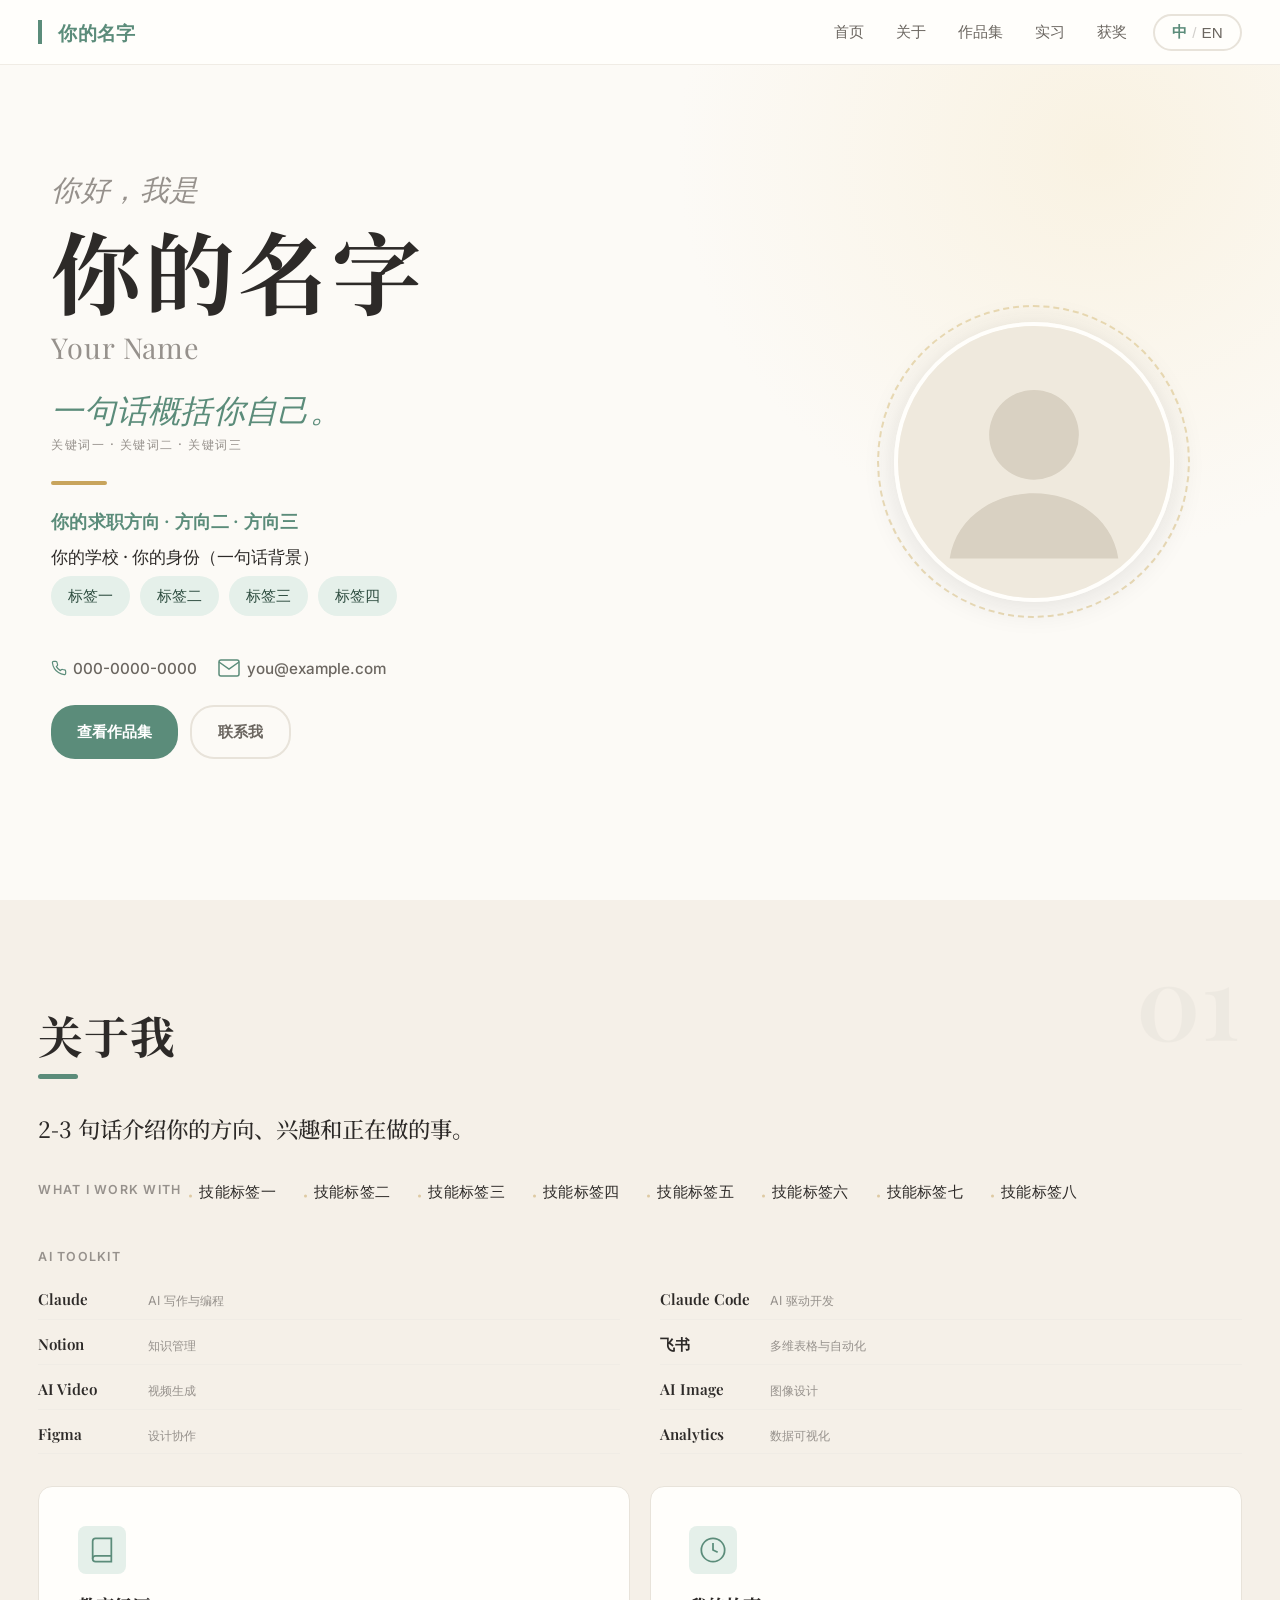
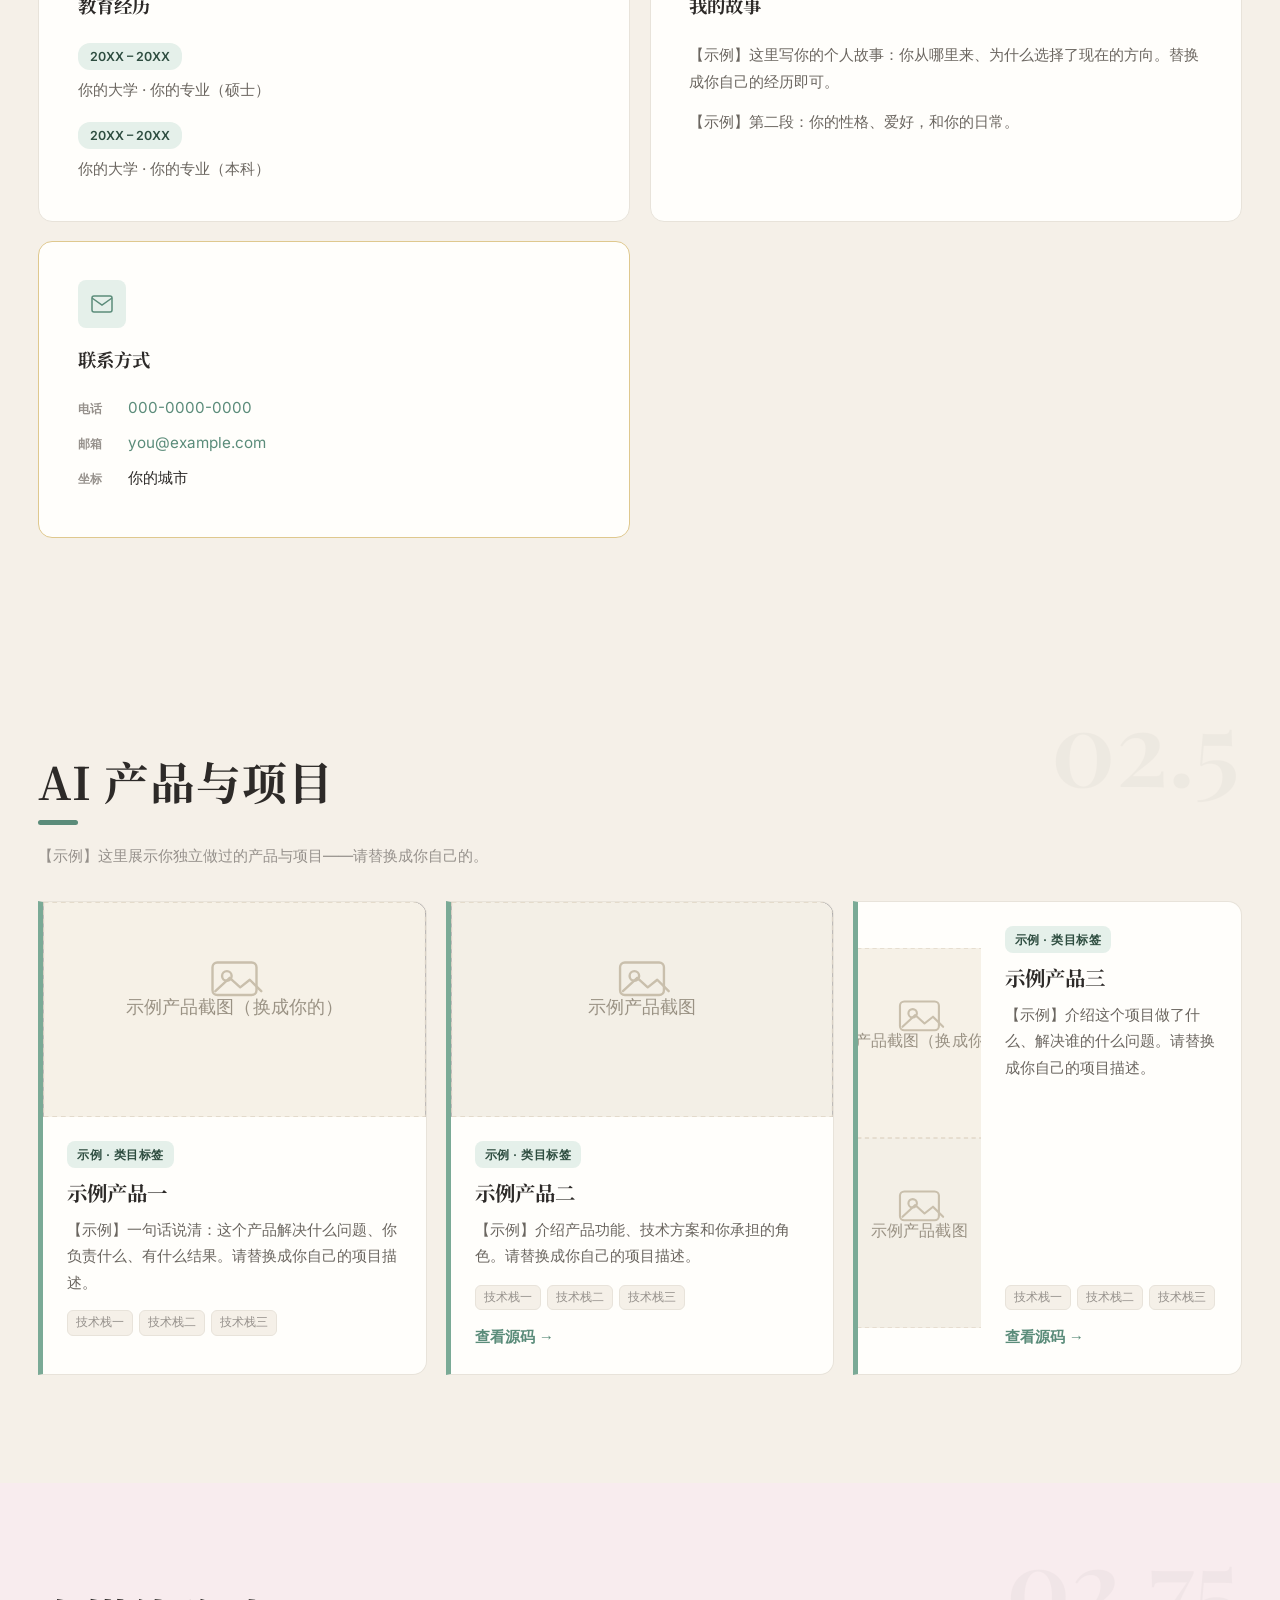
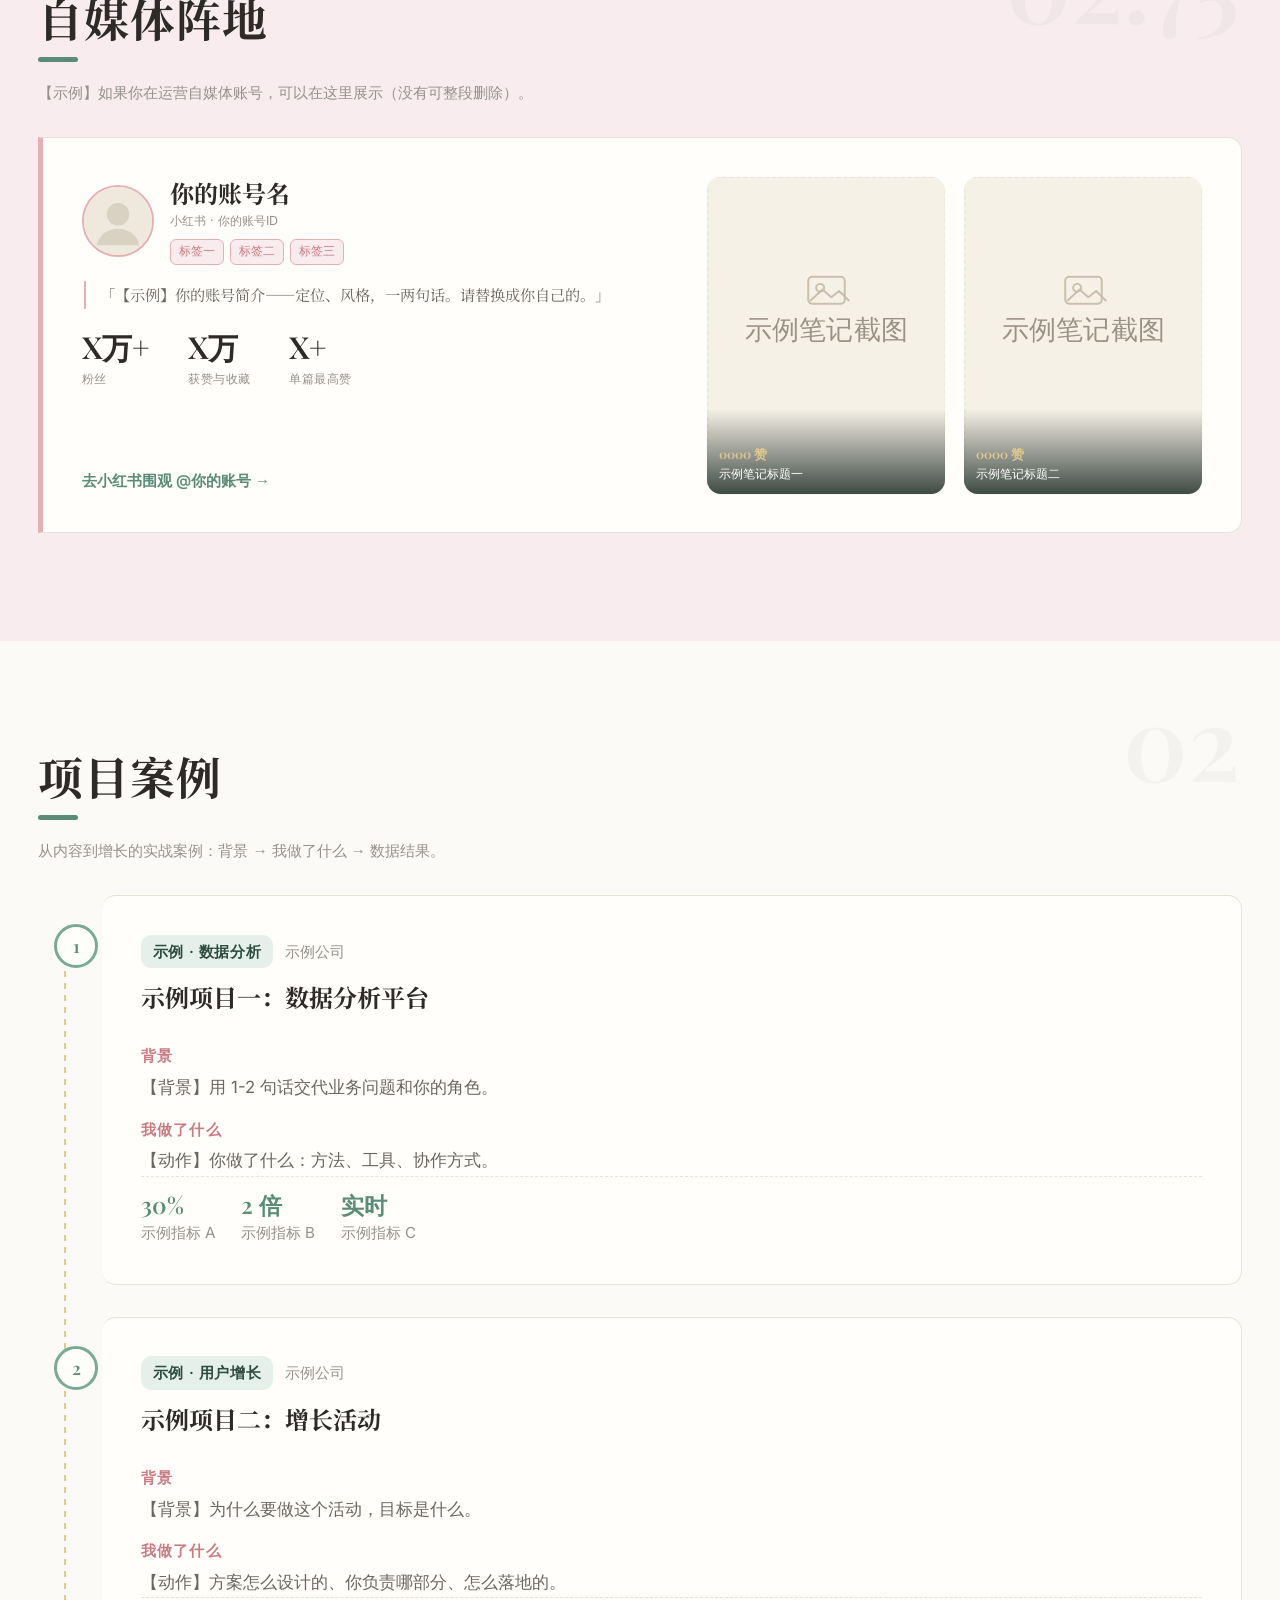
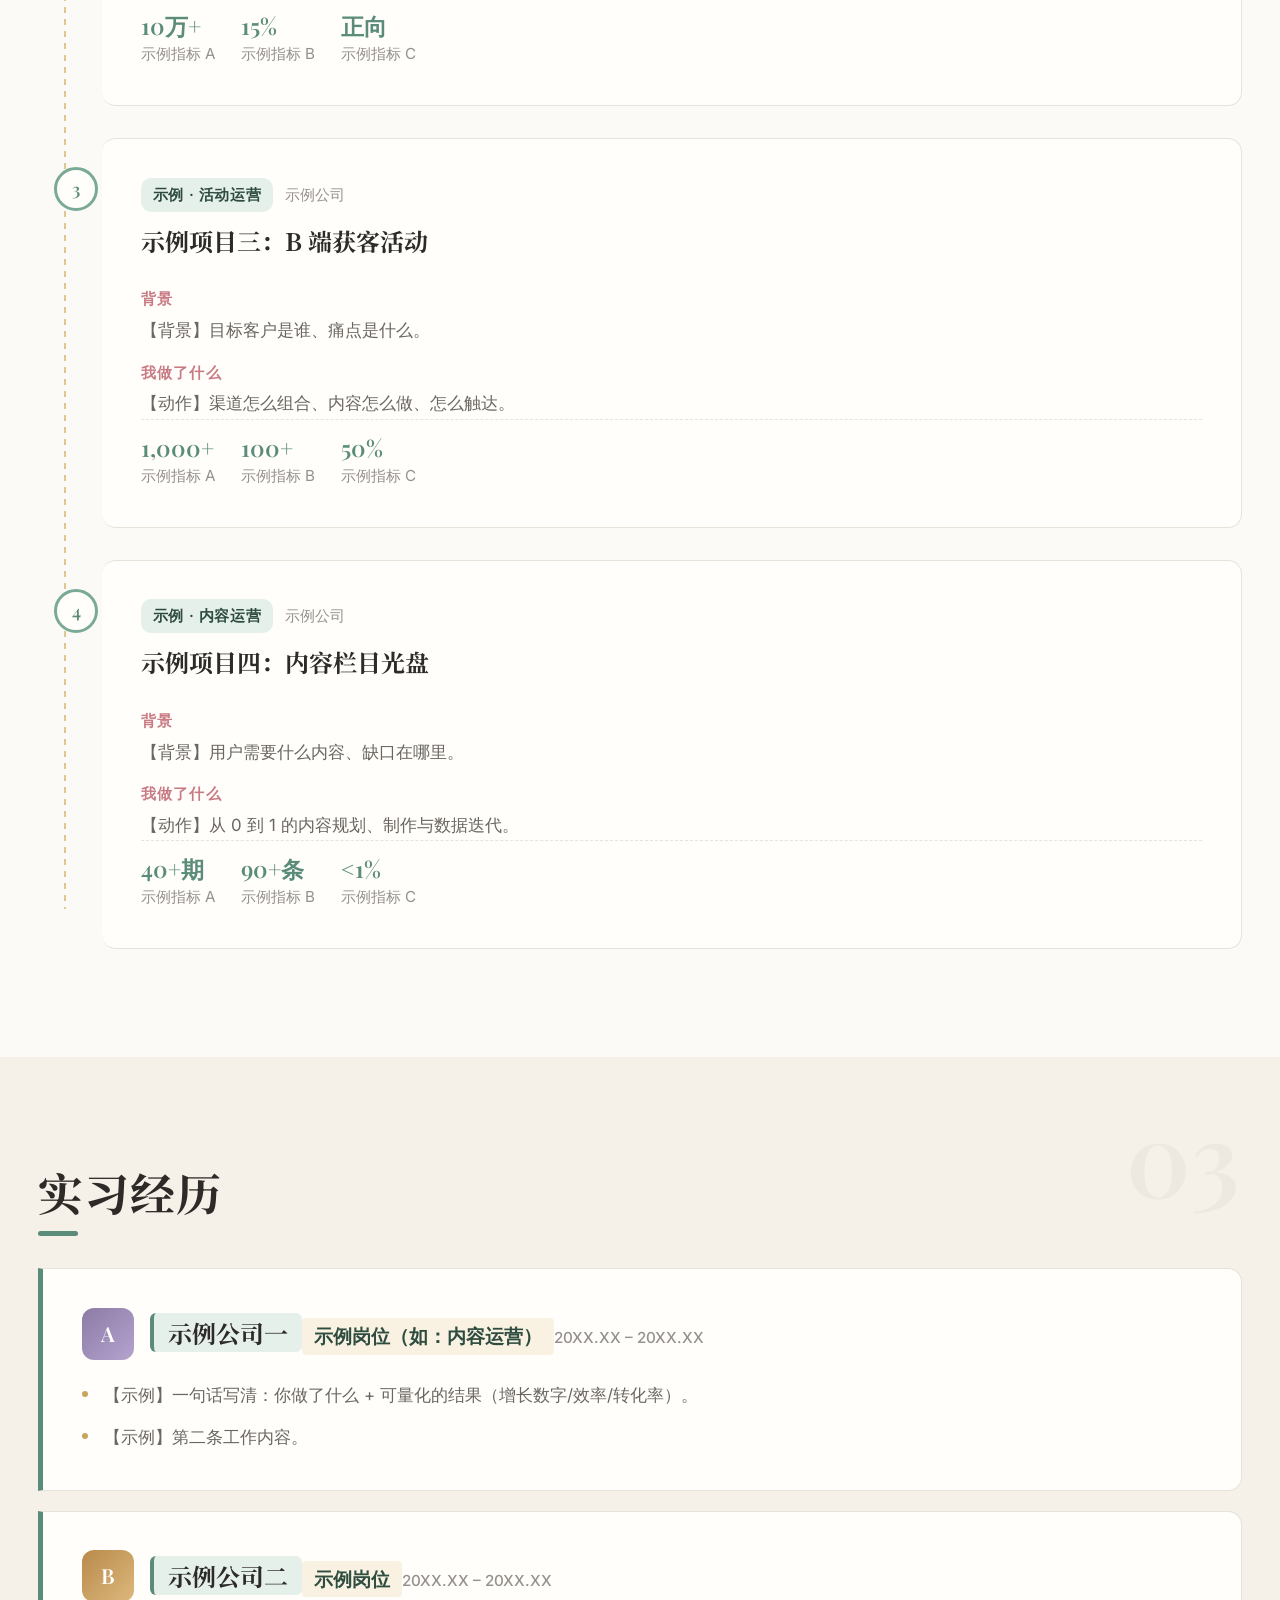
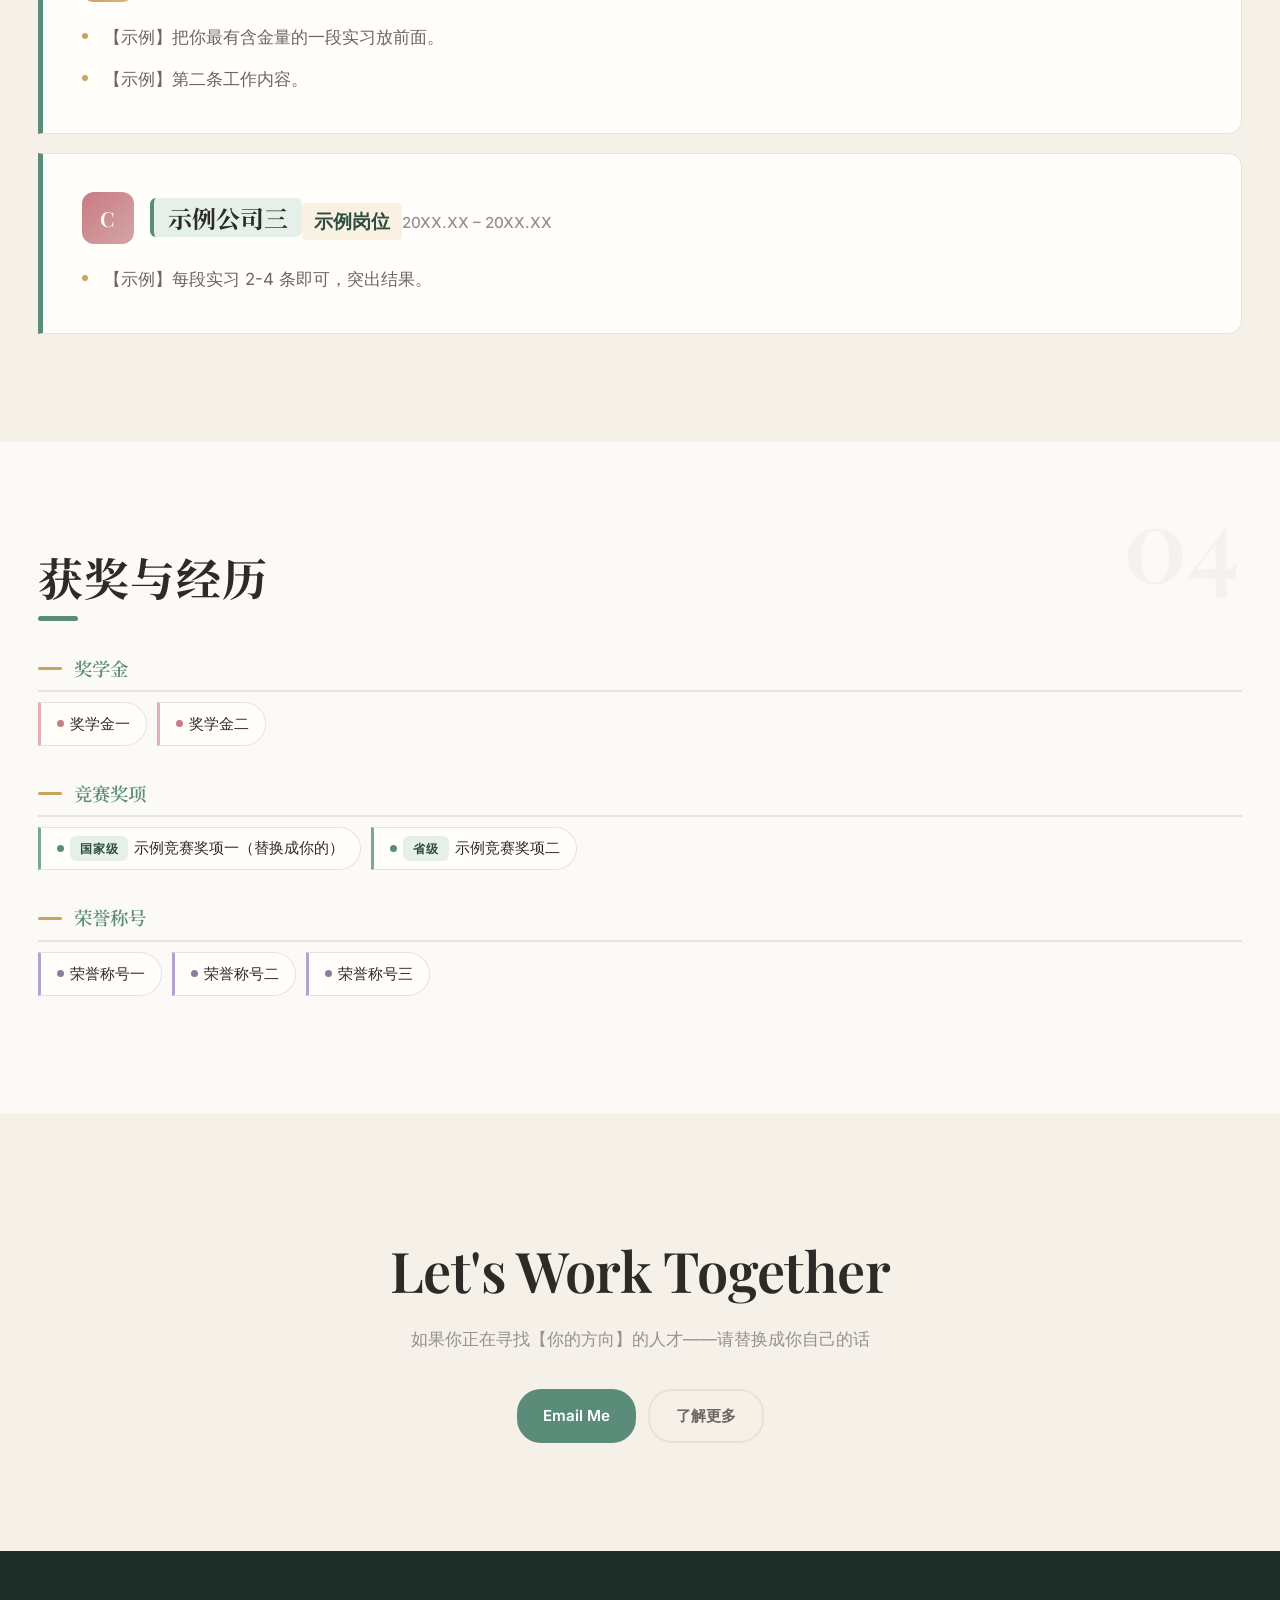
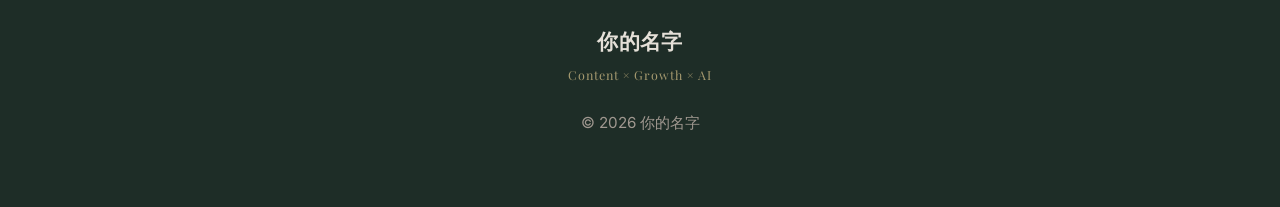
<file: index.html>
<!DOCTYPE html>
<html lang="zh-CN">
<head>
  <meta charset="UTF-8">
  <meta name="viewport" content="width=device-width, initial-scale=1.0">
  <title>你的名字 | 你的求职方向</title>
  <meta name="description" content="个人作品集网页——展示你的项目、实习与成果。请替换成你自己的介绍。">
  <meta name="theme-color" content="#5B8C7A">
  <meta property="og:title" content="你的名字 | 你的求职方向">
  <meta property="og:description" content="个人作品集网页——展示你的项目、实习与成果。">
  <meta property="og:type" content="website">
  <meta property="og:image" content="images/placeholder-avatar.svg">
  <link rel="icon" href="favicon.svg" type="image/svg+xml">
  <link rel="stylesheet" href="css/style.css">
  <link rel="stylesheet" href="css/admin.css">
  <!-- 字体自托管（fonts/ + css/fonts.css）：不依赖 Google Fonts，国内访问稳定；
       非阻塞加载 + unicode-range 按需下载子集，加载失败自动回退系统中文字体 -->
  <link rel="stylesheet" href="css/fonts.css" media="print" onload="this.media='all'">
  <noscript>
    <link rel="stylesheet" href="css/fonts.css">
  </noscript>
  <script>document.documentElement.classList.add('js');</script>
</head>
<body>

  <!-- Navigation -->
  <nav class="nav" id="nav">
    <div class="nav-inner">
      <a href="#home" class="nav-logo">你的名字</a>
      <div class="nav-links" id="navLinks">
                <a href="#home" data-nav="home">首页</a>
        <a href="#about" data-nav="about">关于</a>
        <a href="#portfolio" data-nav="portfolio">作品集</a>
        <a href="#internship" data-nav="internship">实习</a>
        <a href="#experience" data-nav="experience">获奖</a>
        <a href="#blog" data-nav="blog">博客</a>
        <button class="lang-toggle" id="langToggle" aria-label="切换语言 / Switch language" aria-pressed="false" title="Switch to English">
          <span class="lang-zh active">中</span>
          <span class="lang-divider">/</span>
          <span class="lang-en">EN</span>
        </button>
      </div>
      <button class="mobile-menu-btn" id="mobileMenuBtn" aria-label="菜单" aria-expanded="false" aria-controls="navLinks">
        <span></span><span></span><span></span>
      </button>
    </div>
  </nav>

  <!-- Home / Hero -->
  <section class="hero" id="home">
    <div class="hero-bg-decor"></div>
    <div class="hero-content"><!-- 内容由 js/content.js 自动渲染 --></div>
  </section>

  <!-- About -->
  <section class="about section-padding" id="about">
    <div class="container"><!-- 内容由 js/content.js 自动渲染 --></div>
  </section>

  <!-- AI Projects Showcase -->
  <section class="ai-projects section-padding" id="ai-projects">
    <div class="container">
      <h2 class="section-title">AI 产品与项目</h2>
      <div class="section-divider"></div>
      <p class="ai-projects-intro">【示例】这里展示你独立做过的产品与项目——请替换成你自己的。</p>
      <div class="work-grid">
        <article class="work-card">
          <div class="work-card-image">
            <img src="images/placeholder-work.svg" alt="示例产品截图" loading="lazy" decoding="async" width="800" height="450">
          </div>
          <div class="work-card-body">
            <span class="work-card-tag">示例 · 类目标签</span>
            <h4 class="work-card-title">示例产品一</h4>
            <p class="work-card-desc">【示例】一句话说清：这个产品解决什么问题、你负责什么、有什么结果。请替换成你自己的项目描述。</p>
            <div class="work-card-tech">
              <span>技术栈一</span><span>技术栈二</span><span>技术栈三</span>
            </div>
          </div>
        </article>
        <article class="work-card">
          <div class="work-card-image">
            <img src="images/placeholder-work-2.svg" alt="示例产品截图" loading="lazy" decoding="async" width="800" height="450">
          </div>
          <div class="work-card-body">
            <span class="work-card-tag">示例 · 类目标签</span>
            <h4 class="work-card-title">示例产品二</h4>
            <p class="work-card-desc">【示例】介绍产品功能、技术方案和你承担的角色。请替换成你自己的项目描述。</p>
            <div class="work-card-tech">
              <span>技术栈一</span><span>技术栈二</span><span>技术栈三</span>
            </div>
            <a href="#" target="_blank" rel="noopener" class="work-card-link">查看源码 →</a>
          </div>
        </article>
        <article class="work-card work-card--row">
          <div class="work-card-image work-card-image--dual">
            <img src="images/placeholder-work.svg" alt="示例产品截图" loading="lazy" decoding="async">
            <img src="images/placeholder-work-2.svg" alt="示例产品截图" loading="lazy" decoding="async">
          </div>
          <div class="work-card-body">
            <span class="work-card-tag">示例 · 类目标签</span>
            <h4 class="work-card-title">示例产品三</h4>
            <p class="work-card-desc">【示例】介绍这个项目做了什么、解决谁的什么问题。请替换成你自己的项目描述。</p>
            <div class="work-card-tech">
              <span>技术栈一</span><span>技术栈二</span><span>技术栈三</span>
            </div>
            <a href="#" target="_blank" rel="noopener" class="work-card-link">查看源码 →</a>
          </div>
        </article>
      </div>
    </div>
  </section>

  <!-- Social Media -->
  <section class="media-account section-padding" id="media">
    <div class="container">
      <h2 class="section-title">自媒体阵地</h2>
      <div class="section-divider"></div>
      <p class="media-account-intro">【示例】如果你在运营自媒体账号，可以在这里展示（没有可整段删除）。</p>
      <div class="media-card">
        <div class="media-main">
          <div class="media-id">
            <img class="media-avatar" src="images/placeholder-avatar.svg" alt="账号头像" loading="lazy" decoding="async" width="72" height="72">
            <div class="media-id-text">
              <h4 class="media-name">你的账号名</h4>
              <p class="media-handle">小红书 · 你的账号ID</p>
              <div class="media-tags"><span>标签一</span><span>标签二</span><span>标签三</span></div>
            </div>
          </div>
          <p class="media-bio">「【示例】你的账号简介——定位、风格，一两句话。请替换成你自己的。」</p>
          <div class="media-stats">
            <div class="media-stat"><span class="media-stat-value">X万+</span><span class="media-stat-label">粉丝</span></div>
            <div class="media-stat"><span class="media-stat-value">X万</span><span class="media-stat-label">获赞与收藏</span></div>
            <div class="media-stat"><span class="media-stat-value">X+</span><span class="media-stat-label">单篇最高赞</span></div>
          </div>
          <a class="work-card-link" href="#" target="_blank" rel="noopener">去小红书围观 @你的账号 <span>→</span></a>
        </div>
        <div class="media-notes">
          <figure class="media-note">
            <img src="images/placeholder-note.svg" alt="示例笔记截图" loading="lazy" decoding="async">
            <figcaption><span class="media-note-likes">0000 赞</span><span class="media-note-title">示例笔记标题一</span></figcaption>
          </figure>
          <figure class="media-note">
            <img src="images/placeholder-note.svg" alt="示例笔记截图" loading="lazy" decoding="async">
            <figcaption><span class="media-note-likes">0000 赞</span><span class="media-note-title">示例笔记标题二</span></figcaption>
          </figure>
        </div>
      </div>
    </div>
  </section>

  <!-- Portfolio / Selected Projects -->
  <section class="portfolio section-padding" id="portfolio">
    <div class="container"><!-- 内容由 js/content.js 自动渲染 --></div>
  </section>

  <!-- Internship -->
  <section class="internship section-padding" id="internship">
    <div class="container"><!-- 内容由 js/content.js 自动渲染 --></div>
  </section>

  <!-- Experience / Achievements -->
  <section class="experience section-padding" id="experience">
    <div class="container"><!-- 内容由 js/content.js 自动渲染 --></div>
  </section>

  <!-- Blog -->
  <section class="blog section-padding" id="blog">
    <div class="container"><!-- 内容由 js/content.js 自动渲染 --></div>
  </section>


  <!-- CTA -->
  <section class="cta-section" id="contact">
    <div class="container">
      <h2 class="cta-heading">Let's Work Together</h2>
      <p class="cta-sub">如果你正在寻找【你的方向】的人才——请替换成你自己的话</p>
      <div class="cta-links">
        <a class="hero-btn hero-btn--primary" href="mailto:you@example.com">Email Me</a>
        <a class="hero-btn hero-btn--ghost" href="#about">了解更多</a>
      </div>
    </div>
  </section>

  <!-- Footer -->
  <footer class="footer">
    <div class="container">
      <div class="footer-brand">
        <span class="footer-logo">你的名字</span>
        <p class="footer-tagline">Content &times; Growth &times; AI</p>
      </div>
      <p class="footer-text">&copy; 2026 你的名字</p>
    </div>
  </footer>

  <script src="js/content.js"></script>
  <script src="js/app.js"></script>
  <script src="js/admin.js"></script>
</body>
</html>
</file>
<file: css/style.css>
/* ========================================
   Personal Portfolio Template
   Design inspired by esther-design-system
   Warm · Crafted · Distinct
   ======================================== */

/* --- CSS Variables --- */
:root {
  /* === Color System (60/30/10 ratio) === */
  /* Primary — Sage Green 60% */
  --color-primary: #5B8C7A;
  --color-primary-light: #7AAA96;
  --color-primary-pale: #E5F0EA;
  --color-primary-deep: #2E4D40;

  /* Emphasis — Warm Gold 30% */
  --color-gold: #C8A45C;
  --color-gold-light: #DFC88E;
  --color-gold-pale: #F9F2E2;

  /* Accent — Rose 10% */
  --color-rose: #C97B84;
  --color-rose-light: #E4B0B5;
  --color-rose-pale: #F8ECEE;

  /* Backgrounds — warm, never pure white/black */
  --color-bg: #FCFAF6;
  --color-bg-deep: #F5F0E8;
  --color-card: #FFFEFB;
  --color-dark: #1E2D27;
  --color-dark-soft: #2A3D35;

  /* Text — never pure black */
  --color-text: #2D2A28;
  --color-text-light: #6B6660;
  --color-text-muted: #96918C;
  --color-text-on-dark: #E5E0D8;
  --color-text-on-dark-muted: #A09890;

  /* Borders */
  --color-border: #E8E3DA;
  --color-border-light: #F0ECE5;

  /* === Typography === */
  --font-serif-cn: 'Noto Serif SC', 'Songti SC', 'STSong', 'SimSun', serif;
  --font-serif-en: 'Playfair Display', Georgia, 'Times New Roman', serif;
  --font-sans: 'Inter', -apple-system, BlinkMacSystemFont, 'Segoe UI', 'PingFang SC', 'Hiragino Sans GB', 'Microsoft YaHei', sans-serif;

  /* Fluid type scale */
  --text-hero-name: clamp(3.2rem, 7vw, 6rem);
  --text-hero-en: clamp(1.3rem, 2.5vw, 1.8rem);
  --text-section-title: clamp(1.8rem, 4vw, 2.8rem);
  --text-card-title: clamp(1.1rem, 2vw, 1.5rem);
  --text-body: 1.05rem;
  --text-small: clamp(0.85rem, 1.2vw, 0.95rem);
  --text-xs: 0.78rem;
  --text-decorative: clamp(3rem, 8vw, 7rem);

  /* === Spacing (fluid) === */
  --space-section: clamp(80px, 12vh, 160px);
  --space-block: clamp(40px, 6vw, 100px);
  --space-card-pad: clamp(24px, 3vw, 44px);
  --space-gap: clamp(20px, 2.5vw, 40px);
  --space-gap-sm: clamp(12px, 1.5vw, 20px);

  /* === Shadows === */
  --shadow-sm: 0 1px 2px rgba(45, 42, 40, 0.04);
  --shadow-md: 0 4px 24px rgba(45, 42, 40, 0.06);
  --shadow-lg: 0 8px 40px rgba(45, 42, 40, 0.08);

  /* === Radii === */
  --radius-sm: 8px;
  --radius-md: 14px;
  --radius-lg: 20px;

  /* === Transitions === */
  --transition: 0.25s cubic-bezier(0.4, 0, 0.2, 1);
  --transition-slow: 0.4s cubic-bezier(0.4, 0, 0.2, 1);

  /* === Brand bar === */
  --brand-bar-width: 5px;
}

/* --- Reset & Base --- */
*, *::before, *::after { box-sizing: border-box; margin: 0; padding: 0; }

html {
  scroll-behavior: smooth;
  scroll-padding-top: 80px;
}

body {
  font-family: var(--font-sans);
  font-size: var(--text-body);
  color: var(--color-text);
  background: var(--color-bg);
  line-height: 1.7;
  -webkit-font-smoothing: antialiased;
  overflow-x: hidden;
}

::selection {
  background: var(--color-primary-pale);
  color: var(--color-primary-deep);
}

/* --- Utility --- */
.container {
  max-width: 1300px;
  margin: 0 auto;
  padding: 0 clamp(20px, 3vw, 40px);
}

.section-padding {
  padding: var(--space-section) 0;
}

.section-title {
  font-family: var(--font-serif-cn);
  font-size: var(--text-section-title);
  font-weight: 900;
  color: var(--color-text);
  letter-spacing: 0.02em;
  line-height: 1.2;
}

.section-divider {
  width: 40px;
  height: 5px;
  background: var(--color-primary);
  border-radius: 3px;
}

.section-divider + * {
  margin-top: var(--space-gap);
}

.subsection-title {
  font-family: var(--font-serif-cn);
  font-size: 1.15rem;
  font-weight: 600;
  color: var(--color-primary);
  margin: var(--space-gap) 0 10px;
  padding-bottom: 6px;
  border-bottom: 2px solid var(--color-border);
  display: flex;
  align-items: center;
  gap: 12px;
}

.subsection-title::before {
  content: '';
  width: 24px;
  height: 3px;
  background: var(--color-gold);
  border-radius: 2px;
  flex-shrink: 0;
}

/* ========================================
   Navigation — Solid, no glassmorphism
   ======================================== */
.nav {
  position: fixed;
  top: 0;
  left: 0;
  right: 0;
  z-index: 100;
  background: var(--color-card);
  border-bottom: 1px solid var(--color-border-light);
  transition: var(--transition);
}

.nav.scrolled {
  box-shadow: var(--shadow-sm);
  border-bottom-color: var(--color-border);
}

.nav.scrolled .nav-inner {
  height: 56px;
}

.nav-inner {
  max-width: 1300px;
  margin: 0 auto;
  padding: 0 clamp(20px, 3vw, 40px);
  height: 64px;
  display: flex;
  align-items: center;
  justify-content: space-between;
  transition: height 0.3s ease;
}

.nav-logo {
  font-family: var(--font-serif-en);
  font-size: 1.2rem;
  font-weight: 600;
  color: var(--color-primary);
  text-decoration: none;
  letter-spacing: 0.01em;
  padding-left: 16px;
  border-left: 4px solid var(--color-primary);
  transition: var(--transition);
  line-height: 1.3;
}

.nav-logo:hover {
  border-left-color: var(--color-gold);
  color: var(--color-primary-deep);
}

.nav-links {
  display: flex;
  align-items: center;
  gap: 4px;
}

.nav-links a {
  font-size: var(--text-small);
  font-weight: 500;
  color: var(--color-text-light);
  text-decoration: none;
  padding: 6px 14px;
  border-radius: 6px;
  transition: var(--transition);
}

.nav-links a:hover {
  color: var(--color-primary);
}

/* Admin pencil icon — quiet, top-left */
.nav-admin-link {
  padding: 6px 8px !important;
  opacity: 0.35;
  transition: opacity 0.2s;
}
.nav-admin-link:hover {
  opacity: 0.7;
  color: var(--color-text-light) !important;
  background: none !important;
}

.nav-links a.nav-active {
  color: var(--color-primary);
  font-weight: 500;
  position: relative;
}

.nav-links a.nav-active::after {
  content: '';
  position: absolute;
  bottom: 0;
  left: 14px;
  right: 14px;
  height: 2px;
  background: var(--color-primary);
  border-radius: 1px;
  opacity: 0.5;
}

/* Scroll progress bar */
.scroll-progress {
  position: fixed;
  top: 0; left: 0;
  height: 2px;
  width: 0;
  background: var(--color-primary);
  z-index: 200;
  transition: width 0.1s linear;
  pointer-events: none;
}

/* Language Toggle */
.lang-toggle {
  background: none;
  border: 2px solid var(--color-border);
  border-radius: 20px;
  padding: 5px 14px;
  cursor: pointer;
  font-size: var(--text-small);
  font-weight: 500;
  color: var(--color-text-light);
  transition: var(--transition);
  display: flex;
  align-items: center;
  gap: 2px;
  margin-left: 8px;
}

.lang-toggle:hover {
  border-color: var(--color-primary);
  background: var(--color-primary-pale);
  color: var(--color-primary-deep);
}

.lang-toggle .lang-divider { opacity: 0.3; }

.lang-toggle .lang-zh,
.lang-toggle .lang-en {
  padding: 1px 3px;
  border-radius: 4px;
  transition: var(--transition);
}

.lang-toggle .lang-zh.active,
.lang-toggle .lang-en.active {
  color: var(--color-primary);
  font-weight: 600;
}

/* Mobile menu */
.mobile-menu-btn {
  display: none;
  flex-direction: column;
  gap: 5px;
  background: none;
  border: none;
  cursor: pointer;
  padding: 4px;
}

.mobile-menu-btn span {
  width: 22px;
  height: 2px;
  background: var(--color-text);
  border-radius: 1px;
  transition: var(--transition);
}

/* ========================================
   Hero — Asymmetric Two-Column
   ======================================== */
.hero {
  min-height: 100vh;
  display: flex;
  align-items: center;
  justify-content: center;
  position: relative;
  padding: 100px clamp(20px, 4vw, 60px) var(--space-block);
  overflow: hidden;
}

/* Background decorative — subtle gradient glow instead of abstract circles */
.hero-bg-decor {
  position: absolute;
  top: -15%;
  right: -10%;
  width: 60%;
  height: 80%;
  background: radial-gradient(ellipse at 60% 40%, var(--color-gold-pale) 0%, transparent 65%);
  z-index: 0;
  pointer-events: none;
}

.hero-content {
  position: relative;
  z-index: 1;
  max-width: 1300px;
  width: 100%;
  text-align: left;
}

.hero-grid {
  display: grid;
  grid-template-columns: 1fr 0.55fr;
  gap: clamp(40px, 6vw, 80px);
  align-items: center;
}

.hero-left {
  display: flex;
  flex-direction: column;
}

.hero-greeting {
  font-family: var(--font-serif-en);
  font-size: var(--text-hero-en);
  font-style: italic;
  color: var(--color-text-muted);
  margin-bottom: clamp(4px, 1vw, 8px);
  letter-spacing: 0.02em;
}

.hero-name {
  font-family: var(--font-serif-cn);
  font-size: var(--text-hero-name);
  font-weight: 900;
  color: var(--color-text);
  line-height: 1.1;
  letter-spacing: 0.04em;
}

.hero-name-en {
  font-family: var(--font-serif-en);
  font-size: var(--text-hero-en);
  font-weight: 400;
  color: var(--color-text-muted);
  margin-top: 4px;
  letter-spacing: 0.03em;
}

.hero-statement {
  font-family: var(--font-serif-en);
  font-size: clamp(1.4rem, 2.5vw, 2rem);
  font-weight: 400;
  font-style: italic;
  color: var(--color-primary);
  margin: clamp(8px, 1.5vw, 16px) 0 4px;
  letter-spacing: 0.01em;
  line-height: 1.3;
}

.hero-keywords {
  font-size: var(--text-xs);
  font-weight: 500;
  color: var(--color-text-muted);
  text-transform: uppercase;
  letter-spacing: 0.12em;
  margin-bottom: 4px;
}

.hero-keyword {
  color: var(--color-text-muted);
}

.hero-divider {
  width: 56px;
  height: 4px;
  background: var(--color-gold);
  margin: clamp(14px, 2vw, 22px) 0;
  border-radius: 2px;
}

.hero-focus {
  font-size: clamp(0.95rem, 1.5vw, 1.1rem);
  font-weight: 600;
  color: var(--color-primary);
  margin-bottom: 6px;
  letter-spacing: 0.01em;
}

.hero-title {
  font-size: var(--text-body);
  color: var(--color-text);
  font-weight: 500;
  margin-bottom: 4px;
}

.hero-subtitle {
  display: none; /* replaced by hero-statement */
}

.hero-tags {
  display: flex;
  flex-wrap: wrap;
  gap: 10px;
  margin-bottom: clamp(24px, 3vw, 36px);
}

.hero-tag {
  font-size: var(--text-small);
  font-weight: 500;
  color: var(--color-primary-deep);
  background: var(--color-primary-pale);
  padding: 6px 16px;
  border-radius: 20px;
  border: 1px solid transparent;
  transition: var(--transition);
}

.hero-tag:hover {
  border-color: var(--color-primary-light);
  background: #D4EAE0;
}

.hero-cta {
  display: flex;
  flex-wrap: wrap;
  gap: 12px;
}

.hero-btn {
  display: inline-flex;
  align-items: center;
  gap: 8px;
  padding: 12px 26px;
  border-radius: 24px;
  font-size: var(--text-small);
  font-weight: 600;
  text-decoration: none;
  transition: var(--transition);
}

.hero-btn--primary {
  background: var(--color-primary);
  color: #FFF;
}

.hero-btn--primary:hover {
  background: var(--color-primary-deep);
  transform: translateY(-1px);
  box-shadow: 0 6px 20px rgba(91, 140, 122, 0.25);
}

.hero-btn--solid {
  background: transparent;
  color: var(--color-primary);
  border: 2px solid var(--color-primary);
}

.hero-btn--solid:hover {
  background: var(--color-primary-pale);
  transform: translateY(-1px);
}

.hero-btn--ghost {
  color: var(--color-text-light);
  border: 2px solid var(--color-border);
}

.hero-btn--ghost:hover {
  color: var(--color-primary);
  border-color: var(--color-primary-light);
  transform: translateY(-1px);
}

/* Avatar with decorative dashed ring */
.hero-avatar-wrap {
  margin-bottom: 0;
  display: flex;
  align-items: center;
  justify-content: center;
  position: relative;
}

/* Dashed ring behind avatar */
.hero-avatar-wrap::before {
  content: '';
  position: absolute;
  width: calc(clamp(210px, 22vw, 300px) + 32px);
  height: calc(clamp(210px, 22vw, 300px) + 32px);
  border: 2px dashed var(--color-gold-light);
  border-radius: 50%;
  opacity: 0.6;
}

.hero-avatar {
  width: clamp(200px, 22vw, 280px);
  height: clamp(200px, 22vw, 280px);
  border-radius: 50%;
  object-fit: cover;
  border: 4px solid var(--color-card);
  box-shadow: 0 4px 32px rgba(45, 42, 40, 0.12);
  transition: var(--transition-slow);
  position: relative;
  z-index: 1;
}

.hero-avatar:hover {
  transform: scale(1.03);
  box-shadow: 0 6px 40px rgba(45, 42, 40, 0.18);
}

/* Stats bar — editorial numbered style */
.hero-stats {
  display: flex;
  justify-content: center;
  flex-wrap: wrap;
  margin-top: clamp(40px, 5vw, 64px);
  padding-top: clamp(24px, 3vw, 36px);
  border-top: 1px solid var(--color-border);
}

.hero-stat {
  display: flex;
  flex-direction: column;
  align-items: center;
  gap: 2px;
  padding: 0 clamp(28px, 3vw, 48px);
  position: relative;
}

.hero-stat + .hero-stat {
  border-left: 1px solid var(--color-border);
}

.hero-stat-num {
  font-family: var(--font-serif-en);
  font-size: var(--text-xs);
  font-weight: 400;
  color: var(--color-gold);
  opacity: 0.6;
  letter-spacing: 0.06em;
  margin-bottom: 4px;
}

.hero-stat-value {
  font-family: var(--font-serif-en);
  font-size: clamp(1.8rem, 3vw, 2.4rem);
  font-weight: 700;
  color: var(--color-primary);
  line-height: 1.15;
}

.hero-stat-label {
  font-size: var(--text-xs);
  color: var(--color-text-muted);
  text-align: center;
  font-weight: 500;
  letter-spacing: 0.02em;
}

.hero-scroll {
  display: flex;
  flex-direction: column;
  align-items: center;
  gap: 4px;
  font-size: var(--text-xs);
  color: var(--color-text-muted);
  margin-top: clamp(28px, 4vw, 48px);
  opacity: 0.6;
}

/* Remove old abstract circles — simplified decorative element */
.hero-visual { display: none; }

/* ========================================
   About — Sticky Sidebar + Content
   ======================================== */
.about {
  background: var(--color-bg-deep);
}

.about .container > .section-title {
  text-align: left;
  margin-left: 0;
}

.about .container > .section-divider {
  margin: 12px 0 var(--space-gap) 0;
}

/* Section number decoration */
.about .container {
  position: relative;
}

.about .container::before {
  content: '01';
  font-family: var(--font-serif-en);
  font-size: var(--text-decorative);
  font-weight: 900;
  color: var(--color-text);
  opacity: 0.03;
  position: absolute;
  top: -60px;
  right: 40px;
  line-height: 1;
  pointer-events: none;
}

.about-grid {
  display: grid;
  grid-template-columns: 1fr 1fr;
  gap: var(--space-gap-sm);
  align-items: stretch;
}

.about-card {
  background: var(--color-card);
  border-radius: var(--radius-md);
  padding: var(--space-card-pad);
  border: 1px solid var(--color-border);
  transition: var(--transition);
  position: relative;
}

.about-card:hover {
  border-color: var(--color-primary-light);
  box-shadow: var(--shadow-md);
}

/* About intro */
.about-intro {
  font-family: var(--font-serif-cn);
  font-size: clamp(1.1rem, 2vw, 1.4rem);
  font-weight: 500;
  color: var(--color-text);
  line-height: 1.6;
  max-width: 640px;
  margin-bottom: var(--space-gap);
}

.about-label {
  font-size: var(--text-xs);
  font-weight: 600;
  text-transform: uppercase;
  letter-spacing: 0.1em;
  color: var(--color-text-muted);
  margin-bottom: 14px;
}

/* Skills grid */
.about-skills,
.about-toolkit {
  margin-bottom: var(--space-gap);
}

.skills-grid {
  display: flex;
  flex-wrap: wrap;
  column-gap: 28px;
  row-gap: 6px;
}

.skill-tag {
  font-size: var(--text-small);
  font-weight: 400;
  color: var(--color-text);
  letter-spacing: 0.02em;
  position: relative;
  padding-left: 10px;
}

.skill-tag::before {
  content: '';
  position: absolute;
  left: 0;
  top: 50%;
  transform: translateY(-50%);
  width: 3px;
  height: 3px;
  border-radius: 50%;
  background: var(--color-gold);
  opacity: 0.5;
}

/* AI Toolkit — editorial list style */
.toolkit-grid {
  display: grid;
  grid-template-columns: repeat(2, 1fr);
  gap: 6px 40px;
}

.tool-item {
  display: flex;
  align-items: baseline;
  gap: 10px;
  padding: 6px 0;
  border-bottom: 1px solid var(--color-border-light);
}

.tool-name {
  font-family: var(--font-serif-en);
  font-size: var(--text-small);
  font-weight: 600;
  color: var(--color-text);
  min-width: 100px;
}

.tool-desc {
  font-size: var(--text-xs);
  color: var(--color-text-muted);
  font-weight: 400;
}

@media (max-width: 600px) {
  .toolkit-grid { grid-template-columns: 1fr; }
}

.about-icon {
  width: 48px;
  height: 48px;
  background: var(--color-primary-pale);
  border-radius: var(--radius-sm);
  display: flex;
  align-items: center;
  justify-content: center;
  color: var(--color-primary);
  margin-bottom: 16px;
}

.about-card h3 {
  font-family: var(--font-serif-cn);
  font-size: 1.15rem;
  font-weight: 700;
  margin-bottom: 20px;
  color: var(--color-text);
}

.about-item { margin-bottom: 16px; }
.about-item:last-child { margin-bottom: 0; }

.about-year {
  display: inline-block;
  font-size: var(--text-xs);
  font-weight: 600;
  color: var(--color-primary-deep);
  background: var(--color-primary-pale);
  padding: 3px 12px;
  border-radius: 12px;
  margin-bottom: 6px;
}

.about-text {
  font-size: var(--text-small);
  color: var(--color-text-light);
  line-height: 1.8;
}

.about-text + .about-text { margin-top: 12px; }

/* About contact card */
.about-card--contact { border-color: var(--color-gold-light); }
.about-contact-row {
  display: flex;
  align-items: baseline;
  gap: 10px;
  margin-bottom: 8px;
}
.contact-label-inline {
  font-size: var(--text-xs);
  font-weight: 600;
  color: var(--color-text-muted);
  text-transform: uppercase;
  letter-spacing: 0.05em;
  min-width: 40px;
}
.contact-value-inline {
  font-size: var(--text-small);
  color: var(--color-text);
  text-decoration: none;
}
a.contact-value-inline {
  color: var(--color-primary);
  border-bottom: 1px solid transparent;
  transition: var(--transition);
}
a.contact-value-inline:hover {
  border-bottom-color: var(--color-primary);
}

/* ========================================
   Portfolio — Fluid Grid + Brand Bars
   ======================================== */
.portfolio {
  background: var(--color-bg);
  position: relative;
}

/* Section number decoration */
.portfolio .container {
  position: relative;
}

.portfolio .container::before {
  content: '02';
  font-family: var(--font-serif-en);
  font-size: var(--text-decorative);
  font-weight: 900;
  color: var(--color-text);
  opacity: 0.03;
  position: absolute;
  top: -60px;
  right: 40px;
  line-height: 1;
  pointer-events: none;
}

.portfolio .section-title,
.portfolio .section-divider {
  text-align: left;
}

.portfolio .section-divider {
  margin: 12px 0 var(--space-gap-sm) 0;
}

.portfolio-intro {
  color: var(--color-text-muted);
  font-size: var(--text-small);
  max-width: 560px;
  margin: 0 0 var(--space-gap) 0;
  line-height: 1.6;
}

/* Project grid — vertical step timeline */
.case-grid,
.project-grid {
  display: flex;
  flex-direction: column;
  gap: 0;
  position: relative;
  padding-left: 64px;
}

.case-grid::before,
.project-grid::before {
  content: '';
  position: absolute;
  left: 26px;
  top: 40px;
  bottom: 40px;
  width: 2px;
  background: repeating-linear-gradient(
    to bottom,
    var(--color-gold-light) 0px,
    var(--color-gold-light) 6px,
    transparent 6px,
    transparent 12px
  );
}

.case-grid { counter-reset: case-step; }
.case-card { counter-increment: case-step; }
.case-card::before {
  content: counter(case-step);
  position: absolute;
  left: -48px;
  top: 28px;
  width: 44px;
  height: 44px;
  border-radius: 50%;
  background: var(--color-card);
  border: 3px solid var(--color-primary-light);
  z-index: 1;
  transition: var(--transition);
  display: flex;
  align-items: center;
  justify-content: center;
  font-family: var(--font-serif-en);
  font-size: 1.1rem;
  font-weight: 700;
  color: var(--color-primary);
}

.project-grid { counter-reset: proj-step; }
.project-card { counter-increment: proj-step; }
.project-card::before {
  content: counter(proj-step);
  position: absolute;
  left: -48px;
  top: 28px;
  width: 44px;
  height: 44px;
  border-radius: 50%;
  background: var(--color-card);
  border: 3px solid var(--color-primary-light);
  z-index: 1;
  transition: var(--transition);
  display: flex;
  align-items: center;
  justify-content: center;
  font-family: var(--font-serif-en);
  font-size: 1.1rem;
  font-weight: 700;
  color: var(--color-primary);
}

/* Shared card style */
.case-card,
.project-card {
  background: var(--color-card);
  border: 1px solid var(--color-border);
  border-left: none;
  border-radius: var(--radius-md);
  padding: var(--space-card-pad);
  display: flex;
  flex-direction: column;
  transition: var(--transition);
  position: relative;
  margin-bottom: var(--space-gap);
  overflow: visible;
}

.case-card:last-child,
.project-card:last-child {
  margin-bottom: 0;
}

.case-card:hover,
.project-card:hover {
  box-shadow: var(--shadow-md);
  border-color: var(--color-primary-light);
  transform: none;
}

.case-card:hover::before,
.project-card:hover::before {
  background: var(--color-primary);
  border-color: var(--color-primary);
  color: #FFF;
}

/* Color palette variants for border-left */
.case-palette-cd,
.project-palette-cd { border-left-color: #C97B84; }
.case-palette-siemens,
.project-palette-siemens { border-left-color: #5B8C7A; }
.case-palette-baidu,
.project-palette-baidu { border-left-color: #6B8CC4; }
.case-palette-plum,
.project-palette-plum { border-left-color: #8B7BA5; }
.case-palette-amber,
.project-palette-amber { border-left-color: #B98A4A; }

.case-palette-cd:hover,
.project-palette-cd:hover { border-left-color: #B5656E; }
.case-palette-siemens:hover,
.project-palette-siemens:hover { border-left-color: #3D6B55; }
.case-palette-baidu:hover,
.project-palette-baidu:hover { border-left-color: #4A6CA8; }

/* Case card header */
.case-head,
.project-card-head {
  display: flex;
  align-items: center;
  gap: 12px;
  margin-bottom: 12px;
  flex-wrap: wrap;
}

.case-tag,
.project-card-tag {
  font-size: var(--text-small);
  font-weight: 600;
  letter-spacing: 0.04em;
  color: var(--color-primary-deep);
  background: var(--color-primary-pale);
  padding: 4px 12px;
  border-radius: 10px;
}

.case-company,
.project-card-company {
  font-size: var(--text-small);
  color: var(--color-text-muted);
}

.case-title,
.project-card-title {
  font-family: var(--font-serif-cn);
  font-size: var(--text-card-title);
  font-weight: 700;
  color: var(--color-text);
  line-height: 1.45;
  margin-bottom: 14px;
}

.case-label,
.project-card-label {
  font-size: var(--text-small);
  font-weight: 600;
  text-transform: uppercase;
  letter-spacing: 0.08em;
  color: var(--color-rose);
  margin-top: 14px;
  margin-bottom: 4px;
  display: inline-block;
}

.case-text,
.project-card-text {
  font-size: var(--text-body);
  color: var(--color-text-light);
  line-height: 1.75;
}

.case-results {
  display: flex;
  flex-wrap: wrap;
  gap: 8px 26px;
  margin-top: auto;
  padding-top: 14px;
  border-top: 1px dashed var(--color-border);
}

.case-result {
  display: flex;
  flex-direction: column;
}

.case-result-value {
  font-family: var(--font-serif-en);
  font-size: clamp(1.2rem, 1.8vw, 1.5rem);
  font-weight: 700;
  color: var(--color-primary);
  line-height: 1.25;
}

.case-result-label {
  font-size: var(--text-small);
  color: var(--color-text-muted);
}

.case-link {
  margin-top: 16px;
  font-size: var(--text-small);
  font-weight: 600;
  color: var(--color-primary);
  text-decoration: none;
  transition: var(--transition);
  display: inline-flex;
  align-items: center;
  gap: 4px;
}

.case-link:hover {
  color: var(--color-gold);
  gap: 8px;
}

/* Hide old project-card-accent div since we use border-left now */
.project-card-accent {
  display: none;
}

/* ========================================
   Personal Works Showcase — Screenshot Cards
   ======================================== */
.work-showcase {
  margin-top: clamp(40px, 6vw, 64px);
  padding-top: clamp(28px, 4vw, 40px);
  border-top: 1px dashed var(--color-border);
}

.work-showcase-head {
  margin-bottom: clamp(20px, 3vw, 28px);
}

.work-showcase-title {
  font-family: var(--font-serif-cn);
  font-size: clamp(1.2rem, 2vw, 1.5rem);
  font-weight: 700;
  color: var(--color-text);
  margin-bottom: 6px;
}

.work-showcase-sub {
  font-size: var(--text-small);
  color: var(--color-text-muted);
  line-height: 1.6;
}

.work-grid {
  display: grid;
  grid-template-columns: repeat(3, 1fr);
  gap: var(--space-gap-sm);
  align-items: stretch;
}

.work-card {
  background: var(--color-card);
  border-radius: 0 var(--radius-md) var(--radius-md) 0;
  overflow: hidden;
  border: 1px solid var(--color-border);
  border-left: var(--brand-bar-width) solid var(--color-primary-light);
  transition: var(--transition);
  display: flex;
  flex-direction: column;
  height: 100%;
}

.work-card-body {
  flex: 1;
  display: flex;
  flex-direction: column;
}

.work-card:hover {
  border-left-color: var(--color-primary);
  box-shadow: var(--shadow-md);
  transform: translateY(-3px);
}

.work-card-image {
  aspect-ratio: 16 / 9;
  overflow: hidden;
  position: relative;
  background: #1a1a2e;
  display: flex;
  align-items: center;
  justify-content: center;
}

.work-card-image img {
  width: 100%;
  height: 100%;
  object-fit: contain;
  transition: transform 0.5s ease;
}

.work-card:hover .work-card-image img {
  transform: scale(1.02);
}

/* Dual-image layout (stacked vertically, white bg) */
.work-card-image--dual {
  aspect-ratio: auto;
  background: #fff;
  flex-direction: column;
  gap: 0;
  padding: 0;
}

.work-card-image--dual img {
  width: 100%;
  height: auto;
  object-fit: contain;
  display: block;
}

/* Side-by-side: text left, dual images right */
.work-card--row {
  flex-direction: row;
}

.work-card--row .work-card-body {
  flex: 1;
}

.work-card--row .work-card-image--dual {
  width: 32%;
  flex-shrink: 0;
  height: 100%;
  max-height: 380px;
  align-self: center;
}

.work-card--row .work-card-image--dual img {
  width: 100%;
  height: 50%;
  object-fit: cover;
  display: block;
}

@media (max-width: 900px) {
  .work-grid { grid-template-columns: 1fr; }
  .work-card--row { flex-direction: column; }
  .work-card--row .work-card-image--dual { width: 100%; height: auto; }
  .work-card--row .work-card-image--dual img { height: auto; flex: none; }
  .about-grid { grid-template-columns: 1fr; }
  .about-card--wide { grid-row: auto; }
}

.work-card-body {
  padding: clamp(18px, 2.5vw, 24px);
  display: flex;
  flex-direction: column;
  flex: 1;
}

.work-card-tag {
  display: inline-block;
  font-size: var(--text-xs);
  font-weight: 600;
  letter-spacing: 0.04em;
  color: var(--color-primary-deep);
  background: var(--color-primary-pale);
  padding: 3px 10px;
  border-radius: 8px;
  margin-bottom: 10px;
  align-self: flex-start;
}

.work-card-title {
  font-family: var(--font-serif-cn);
  font-size: clamp(1.1rem, 1.6vw, 1.3rem);
  font-weight: 700;
  color: var(--color-text);
  line-height: 1.4;
  margin-bottom: 10px;
}

.work-card-desc {
  font-size: var(--text-small);
  color: var(--color-text-light);
  line-height: 1.75;
  margin-bottom: 14px;
  flex: 1;
}

.work-card-tech {
  display: flex;
  flex-wrap: wrap;
  gap: 6px;
  margin-bottom: 14px;
}

.work-card-tech span {
  font-size: 0.72rem;
  color: var(--color-text-muted);
  background: var(--color-bg-deep);
  border: 1px solid var(--color-border);
  padding: 2px 8px;
  border-radius: 6px;
  font-weight: 500;
}

.work-card-link {
  font-size: var(--text-small);
  font-weight: 600;
  color: var(--color-primary);
  text-decoration: none;
  transition: var(--transition);
  display: inline-flex;
  align-items: center;
  gap: 4px;
  align-self: flex-start;
}

.work-card-link:hover {
  color: var(--color-gold);
  gap: 8px;
}

/* Hero Contact Bar */
.hero-contact {
  display: flex;
  flex-wrap: wrap;
  gap: 10px 20px;
  margin-bottom: 20px;
}

.hero-contact-item {
  display: inline-flex;
  align-items: center;
  gap: 6px;
  font-size: var(--text-small);
  color: var(--color-text-light);
  text-decoration: none;
  font-weight: 500;
  transition: var(--transition);
  padding: 4px 0;
}

.hero-contact-item:hover {
  color: var(--color-primary);
}

.hero-contact-item svg {
  color: var(--color-primary);
  flex-shrink: 0;
}

/* About — AI Skills Card (no longer spans rows) */
.about-card--wide {
  /* reserved */
}

.about-skills {
  display: flex;
  flex-wrap: wrap;
  gap: 8px;
  margin-top: 14px;
}

.about-skill {
  font-size: 0.78rem;
  font-weight: 500;
  color: var(--color-primary-deep);
  background: var(--color-primary-pale);
  padding: 4px 12px;
  border-radius: 20px;
  letter-spacing: 0.02em;
}

/* AI Projects Section */
.ai-projects {
  background: var(--color-bg-deep);
  position: relative;
}

.ai-projects .container {
  position: relative;
}

.ai-projects .container::before {
  content: '02.5';
  font-family: var(--font-serif-en);
  font-size: var(--text-decorative);
  font-weight: 900;
  color: var(--color-text);
  opacity: 0.03;
  position: absolute;
  top: -60px;
  right: 40px;
  line-height: 1;
  pointer-events: none;
}

.ai-projects .section-title,
.ai-projects .section-divider {
  text-align: left;
}

.ai-projects .section-divider {
  margin: 12px 0 var(--space-gap-sm) 0;
}

.ai-projects-intro {
  color: var(--color-text-muted);
  font-size: var(--text-small);
  max-width: 560px;
  margin: 0 0 var(--space-gap) 0;
  line-height: 1.6;
}

/* ========================================
   Media Account — 小红书
   ======================================== */
.media-account {
  background: var(--color-rose-pale);
  position: relative;
}

.media-account .container {
  position: relative;
}

.media-account .container::before {
  content: '02.75';
  font-family: var(--font-serif-en);
  font-size: var(--text-decorative);
  font-weight: 900;
  color: var(--color-text);
  opacity: 0.03;
  position: absolute;
  top: -60px;
  right: 40px;
  line-height: 1;
  pointer-events: none;
}

.media-account .section-title,
.media-account .section-divider {
  text-align: left;
}

.media-account .section-divider {
  margin: 12px 0 var(--space-gap-sm) 0;
}

.media-account-intro {
  color: var(--color-text-muted);
  font-size: var(--text-small);
  max-width: 560px;
  margin: 0 0 var(--space-gap) 0;
  line-height: 1.6;
}

.media-card {
  display: flex;
  gap: var(--space-gap);
  align-items: stretch;
  background: var(--color-card);
  border: 1px solid var(--color-border);
  border-left: var(--brand-bar-width) solid var(--color-rose-light);
  border-radius: 0 var(--radius-md) var(--radius-md) 0;
  padding: var(--space-card-pad);
  transition: var(--transition);
}

.media-card:hover {
  border-left-color: var(--color-rose);
  box-shadow: var(--shadow-md);
}

.media-main {
  flex: 1.2;
  display: flex;
  flex-direction: column;
  min-width: 0;
}

.media-id {
  display: flex;
  align-items: center;
  gap: 16px;
  margin-bottom: 16px;
}

.media-avatar {
  width: 72px;
  height: 72px;
  border-radius: 50%;
  object-fit: cover;
  border: 2px solid var(--color-rose-light);
  flex-shrink: 0;
}

.media-name {
  font-family: var(--font-serif-cn);
  font-size: clamp(1.2rem, 2vw, 1.5rem);
  font-weight: 700;
  color: var(--color-text);
  line-height: 1.3;
}

.media-handle {
  font-size: var(--text-xs);
  color: var(--color-text-muted);
  margin-top: 2px;
}

.media-tags {
  display: flex;
  flex-wrap: wrap;
  gap: 6px;
  margin-top: 8px;
}

.media-tags span {
  font-size: 0.72rem;
  color: var(--color-rose);
  background: var(--color-rose-pale);
  border: 1px solid var(--color-rose-light);
  padding: 2px 8px;
  border-radius: 6px;
  font-weight: 500;
}

.media-bio {
  font-family: var(--font-serif-cn);
  font-size: var(--text-small);
  color: var(--color-text-light);
  line-height: 1.9;
  border-left: 2px solid var(--color-rose-light);
  padding-left: 14px;
  margin: 0 0 20px 2px;
}

.media-stats {
  display: flex;
  flex-wrap: wrap;
  gap: clamp(16px, 3vw, 40px);
  margin-bottom: 22px;
}

.media-stat {
  display: flex;
  flex-direction: column;
  gap: 2px;
}

.media-stat-value {
  font-family: var(--font-serif-en);
  font-size: clamp(1.4rem, 2.4vw, 1.9rem);
  font-weight: 700;
  color: var(--color-text);
  line-height: 1.2;
}

.media-stat-label {
  font-size: var(--text-xs);
  color: var(--color-text-muted);
  letter-spacing: 0.04em;
}

.media-account .work-card-link {
  margin-top: auto;
}

.media-notes {
  flex: 1;
  display: grid;
  grid-template-columns: 1fr 1fr;
  gap: var(--space-gap-sm);
  min-width: 0;
}

.media-note {
  position: relative;
  margin: 0;
  border-radius: var(--radius-md);
  overflow: hidden;
  background: var(--color-bg-deep);
  box-shadow: var(--shadow-sm);
  transition: var(--transition);
}

.media-note:hover {
  box-shadow: var(--shadow-md);
  transform: translateY(-3px);
}

.media-note img {
  width: 100%;
  height: 100%;
  aspect-ratio: 3 / 4;
  object-fit: cover;
  display: block;
  transition: transform 0.5s ease;
}

.media-note:hover img {
  transform: scale(1.03);
}

.media-note figcaption {
  position: absolute;
  inset: auto 0 0 0;
  padding: 34px 12px 10px;
  background: linear-gradient(180deg, transparent, rgba(30, 45, 39, 0.85));
  display: flex;
  flex-direction: column;
  gap: 2px;
}

.media-note-likes {
  font-family: var(--font-serif-en);
  font-size: 0.8rem;
  font-weight: 700;
  color: var(--color-gold-light);
}

.media-note-title {
  font-size: 0.72rem;
  color: #fff;
  line-height: 1.5;
  display: -webkit-box;
  -webkit-line-clamp: 2;
  -webkit-box-orient: vertical;
  overflow: hidden;
}

@media (max-width: 900px) {
  .media-card { flex-direction: column; }
}

/* Lenovo palette */
.case-palette-lenovo { border-left-color: #E2231A; }
.case-palette-lenovo:hover { border-left-color: #B81C15; }

/* Intern logos — new */
.intern-logo-lenovo { background: linear-gradient(135deg, #E2231A, #F0655E); }
.intern-logo-interp { background: linear-gradient(135deg, #B98A4A, #DCB87E); }

/* ========================================
   Internship — Vertical Step Timeline
   ======================================== */
.internship {
  background: var(--color-bg-deep);
  position: relative;
}

.internship .container {
  position: relative;
}

.internship .container::before {
  content: '03';
  font-family: var(--font-serif-en);
  font-size: var(--text-decorative);
  font-weight: 900;
  color: var(--color-text);
  opacity: 0.03;
  position: absolute;
  top: -60px;
  right: 40px;
  line-height: 1;
  pointer-events: none;
}

.internship .section-title,
.internship .section-divider {
  text-align: left;
}

.internship .section-divider {
  margin: 12px 0 var(--space-gap) 0;
}

/* Internship — full-width rectangle cards */
.exp-grid,
.intern-grid {
  display: flex;
  flex-direction: column;
  gap: var(--space-gap-sm);
  max-width: 100%;
  margin: 0;
}

.exp-card,
.intern-card {
  position: relative;
  width: 100%;
  margin-bottom: 0;
  background: var(--color-card);
  border: 1px solid var(--color-border);
  border-left: 5px solid var(--color-primary);
  border-radius: 0 var(--radius-md) var(--radius-md) 0;
  overflow: visible;
  transition: var(--transition);
  padding: var(--space-card-pad);
}

.exp-card:hover,
.intern-card:hover {
  box-shadow: var(--shadow-md);
  border-left-color: var(--color-primary-deep);
  transform: translateX(2px);
}

/* Remove center-axis line and dots */
.exp-grid::before,
.intern-grid::before,
.exp-card::after,
.intern-card::after {
  display: none;
}

/* Hide old accent bars */
.exp-card-accent { display: none; }

/* Card internal layout */
.exp-card-body {
  display: flex;
  flex-direction: column;
}

.exp-card-header {
  display: flex;
  align-items: center;
  gap: 16px;
  margin-bottom: 16px;
}

/* Intern card header for static */
.intern-card-header {
  display: flex;
  align-items: center;
  gap: 16px;
  margin-bottom: 16px;
}

.exp-card-logo,
.intern-card-logo {
  width: 52px;
  height: 52px;
  border-radius: 12px;
  display: flex;
  align-items: center;
  justify-content: center;
  font-family: var(--font-serif-en);
  font-size: 1.3rem;
  font-weight: 800;
  color: #FFF;
  flex-shrink: 0;
}

.exp-logo-cd,
.intern-logo-cd { background: linear-gradient(135deg, #C97B84, #D4A5A5); }
.exp-logo-siemens,
.intern-logo-siemens { background: linear-gradient(135deg, #5B8C7A, #7BA587); }
.exp-logo-baidu,
.intern-logo-baidu { background: linear-gradient(135deg, #6B8CC4, #8BA5D4); }
.exp-logo-plum,
.intern-logo-plum { background: linear-gradient(135deg, #8B7BA5, #B3A3CE); }
.exp-logo-amber,
.intern-logo-amber { background: linear-gradient(135deg, #B98A4A, #DCB87E); }

.exp-card-meta,
.intern-card-meta {
  flex: 1;
  min-width: 0;
}

.exp-card-company,
.intern-company {
  font-family: var(--font-serif-cn);
  font-size: clamp(1.2rem, 2vw, 1.5rem);
  font-weight: 800;
  color: var(--color-text);
  line-height: 1.3;
  display: inline-block;
  background: var(--color-primary-pale);
  padding: 4px 14px;
  border-radius: 6px;
  border-left: 4px solid var(--color-primary);
}

.exp-card-role,
.intern-role {
  font-size: clamp(1rem, 1.5vw, 1.2rem);
  color: var(--color-primary-deep);
  font-weight: 700;
  margin-top: 6px;
  display: inline-block;
  background: var(--color-gold-pale);
  padding: 2px 12px;
  border-radius: 4px;
}

.exp-card-period,
.intern-period {
  font-size: var(--text-small);
  color: var(--color-text-muted);
  margin-top: 6px;
  display: inline-block;
  font-weight: 500;
}

.intern-card-body {
  padding: 0;
}

.exp-card-bullets,
.intern-card-body ul {
  list-style: none;
  display: flex;
  flex-direction: column;
  gap: 12px;
  margin-top: 4px;
}

.exp-card-bullets li,
.intern-card-body li {
  position: relative;
  padding-left: 22px;
  font-size: var(--text-body);
  color: var(--color-text-light);
  line-height: 1.8;
}

.exp-card-bullets li::before,
.intern-card-body li::before {
  content: '';
  position: absolute;
  left: 0;
  top: 11px;
  width: 6px;
  height: 6px;
  border-radius: 50%;
  background: var(--color-gold);
}

/* ========================================
   Awards / Experience — Center-Axis Timeline
   ======================================== */
.experience {
  background: var(--color-bg);
  position: relative;
}

.experience .container {
  position: relative;
}

.experience .container::before {
  content: '04';
  font-family: var(--font-serif-en);
  font-size: var(--text-decorative);
  font-weight: 900;
  color: var(--color-text);
  opacity: 0.03;
  position: absolute;
  top: -60px;
  right: 40px;
  line-height: 1;
  pointer-events: none;
}

.experience .section-title,
.experience .section-divider {
  text-align: left;
}

.experience .section-divider {
  margin: 12px 0 var(--space-gap) 0;
}

/* Badges — keep but refresh */
.badge-grid {
  display: flex;
  flex-wrap: wrap;
  gap: 10px;
  margin-bottom: 10px;
}

.badge {
  display: flex;
  align-items: center;
  gap: 6px;
  padding: 8px 16px;
  background: var(--color-card);
  border: 1px solid var(--color-border);
  border-left: 3px solid var(--color-primary-light);
  border-radius: 0 24px 24px 0;
  font-size: var(--text-small);
  color: var(--color-text);
  transition: var(--transition);
}

.badge:hover {
  border-left-color: var(--color-primary);
  border-left-width: 5px;
  box-shadow: var(--shadow-sm);
}

.badge-dot {
  width: 7px;
  height: 7px;
  border-radius: 50%;
  background: var(--color-primary);
  flex-shrink: 0;
}

.badge.accent { border-left-color: var(--color-rose-light); }
.badge.accent .badge-dot { background: var(--color-rose); }
.badge.accent:hover { border-left-color: var(--color-rose); }

.badge.honor { border-left-color: #B3A3CE; }
.badge.honor .badge-dot { background: #8B7BA5; }
.badge.honor:hover { border-left-color: #8B7BA5; }

/* Competitions — horizontal badge grid (like scholarships) */
.timeline {
  display: flex;
  flex-wrap: wrap;
  gap: 10px;
}

.timeline-item {
  display: flex;
  align-items: center;
  gap: 6px;
  padding: 8px 16px;
  background: var(--color-card);
  border: 1px solid var(--color-border);
  border-left: 3px solid var(--color-primary-light);
  border-radius: 0 24px 24px 0;
  font-size: var(--text-small);
  color: var(--color-text);
  transition: var(--transition);
  margin-bottom: 0;
  position: static;
}

.timeline-item:hover {
  border-left-color: var(--color-primary);
  border-left-width: 5px;
  box-shadow: var(--shadow-sm);
}

.timeline-item:last-child { margin-bottom: 0; }

/* Hide old timeline marker */
.timeline-marker {
  width: 7px;
  height: 7px;
  border-radius: 50%;
  background: var(--color-primary);
  flex-shrink: 0;
  box-shadow: none;
  border: none;
  margin: 0;
  position: static;
  grid-column: auto;
}

.timeline-content {
  background: none;
  padding: 0;
  border: none;
  border-radius: 0;
  display: flex;
  align-items: center;
  gap: 6px;
  flex-wrap: wrap;
}

.timeline-content:hover {
  box-shadow: none;
  border-color: transparent;
}

.timeline-tag {
  display: inline-block;
  font-size: var(--text-xs);
  font-weight: 600;
  text-transform: uppercase;
  letter-spacing: 0.05em;
  color: var(--color-primary-deep);
  background: var(--color-primary-pale);
  padding: 2px 10px;
  border-radius: 6px;
  margin-bottom: 0;
}

.timeline-content p {
  font-size: var(--text-small);
  color: var(--color-text);
  line-height: 1.5;
}

/* ========================================
   Blog — Cards with accent + auto-fill grid
   ======================================== */
.blog {
  background: var(--color-bg-deep);
  position: relative;
}

.blog .container {
  position: relative;
}

.blog .container::before {
  content: '05';
  font-family: var(--font-serif-en);
  font-size: var(--text-decorative);
  font-weight: 900;
  color: var(--color-text);
  opacity: 0.03;
  position: absolute;
  top: -60px;
  right: 40px;
  line-height: 1;
  pointer-events: none;
}

.blog .section-title,
.blog .section-divider {
  text-align: left;
}

.blog .section-divider {
  margin: 12px 0 var(--space-gap-sm) 0;
}

.blog-intro {
  color: var(--color-text-muted);
  font-size: var(--text-small);
  font-style: italic;
  margin: 0 0 var(--space-gap) 0;
}

.blog-grid {
  display: grid;
  grid-template-columns: repeat(auto-fill, minmax(280px, 1fr));
  gap: clamp(28px, 4vw, 48px);
  padding: 0 clamp(8px, 2vw, 24px);
}

.blog-card {
  background: var(--color-card);
  border-radius: 0 var(--radius-md) var(--radius-md) 0;
  overflow: hidden;
  border: 1px solid var(--color-border);
  border-left: var(--brand-bar-width) solid var(--color-gold-light);
  transition: var(--transition);
}

.blog-card:hover {
  border-left-color: var(--color-gold);
  box-shadow: var(--shadow-md);
}

.blog-card-image {
  height: 200px;
  overflow: hidden;
  position: relative;
}

.blog-card-image img {
  width: 100%;
  height: 100%;
  object-fit: cover;
  transition: transform 0.5s ease;
}

.blog-card:hover .blog-card-image img {
  transform: scale(1.03);
}

.blog-card-body {
  padding: clamp(18px, 2.5vw, 24px);
}

.blog-card-date {
  font-size: var(--text-xs);
  color: var(--color-text-muted);
  text-transform: uppercase;
  letter-spacing: 0.05em;
  font-weight: 500;
}

.blog-card-body h3 {
  font-family: var(--font-serif-cn);
  font-size: clamp(1.05rem, 1.5vw, 1.25rem);
  font-weight: 700;
  margin: 8px 0;
  color: var(--color-text);
  line-height: 1.4;
}

.blog-card-body p {
  font-size: var(--text-small);
  color: var(--color-text-light);
  line-height: 1.7;
  margin-bottom: 14px;
}

.blog-card-link {
  font-size: var(--text-small);
  font-weight: 600;
  color: var(--color-primary);
  text-decoration: none;
  transition: var(--transition);
  display: inline-flex;
  align-items: center;
  gap: 4px;
}

.blog-card-link:hover {
  color: var(--color-gold);
  gap: 8px;
}

button.blog-card-link {
  background: none;
  border: none;
  padding: 0;
  font: inherit;
  cursor: pointer;
}

/* ========================================
   CTA Section
   ======================================== */
.cta-section {
  background: var(--color-bg-deep);
  padding: var(--space-section) 0;
  text-align: center;
}

.cta-heading {
  font-family: var(--font-serif-en);
  font-size: clamp(2rem, 5vw, 3.5rem);
  font-weight: 700;
  color: var(--color-text);
  letter-spacing: -0.01em;
  margin-bottom: 8px;
}

.cta-sub {
  font-size: var(--text-body);
  color: var(--color-text-muted);
  margin-bottom: clamp(24px, 3vw, 36px);
}

.cta-links {
  display: flex;
  gap: 12px;
  justify-content: center;
  flex-wrap: wrap;
}

/* ========================================
   Footer — Enhanced Brand Panel
   ======================================== */
.footer {
  background: var(--color-dark);
  color: var(--color-text-on-dark);
  padding: clamp(48px, 8vw, 72px) 0;
  text-align: center;
  border-top: none;
}

.footer .container {
  display: flex;
  flex-direction: column;
  align-items: center;
  gap: clamp(12px, 2vw, 20px);
}

.footer-brand {
  margin-bottom: 4px;
}

.footer-logo {
  font-family: var(--font-serif-en);
  font-size: 1.3rem;
  font-weight: 600;
  color: var(--color-text-on-dark);
  letter-spacing: 0.02em;
}

.footer-tagline {
  font-family: var(--font-serif-en);
  font-size: var(--text-xs);
  color: var(--color-gold-light);
  letter-spacing: 0.08em;
  margin-top: 6px;
  opacity: 0.7;
}

.footer-text {
  font-size: var(--text-small);
  color: var(--color-text-on-dark-muted);
}

.footer-heart {
  color: var(--color-rose-light);
}

/* Footer admin entry */
.admin-entry {
  margin-top: 0;
}

.admin-entry a {
  background: none;
  border: 1px solid rgba(255, 255, 255, 0.12);
  color: var(--color-text-on-dark-muted);
  font-size: var(--text-xs);
  padding: 5px 14px;
  border-radius: 16px;
  cursor: pointer;
  display: inline-flex;
  align-items: center;
  gap: 5px;
  transition: var(--transition);
  text-decoration: none;
}

.admin-entry a:hover {
  color: var(--color-text-on-dark);
  border-color: var(--color-gold-light);
  background: rgba(255, 255, 255, 0.05);
}

/* ========================================
   Contact (legacy — embedded in about now)
   ======================================== */
.contact {
  background: var(--color-bg);
}

.contact-intro {
  text-align: left;
  color: var(--color-text-muted);
  font-size: var(--text-small);
  margin: 0 0 var(--space-gap) 0;
}

.contact-grid {
  display: grid;
  grid-template-columns: repeat(auto-fill, minmax(240px, 1fr));
  gap: var(--space-gap-sm);
  max-width: 600px;
}

.contact-card {
  background: var(--color-card);
  border: 1px solid var(--color-border);
  border-radius: var(--radius-md);
  padding: 28px;
  text-align: center;
  transition: var(--transition);
  display: flex;
  flex-direction: column;
  align-items: center;
  gap: 8px;
}

.contact-card:hover {
  border-color: var(--color-primary-light);
  box-shadow: var(--shadow-md);
}

.contact-card svg {
  color: var(--color-primary);
  margin-bottom: 4px;
}

.contact-label {
  font-size: var(--text-xs);
  font-weight: 600;
  color: var(--color-text-muted);
  text-transform: uppercase;
  letter-spacing: 0.05em;
}

.contact-value {
  font-size: var(--text-small);
  color: var(--color-text-light);
  font-weight: 400;
}

.contact-value--link {
  color: var(--color-text-light);
  text-decoration: none;
  border-bottom: 1px dashed var(--color-border);
  transition: var(--transition);
}

.contact-value--link:hover {
  color: var(--color-primary);
  border-bottom-color: var(--color-primary);
}

/* ========================================
   Animations — Scroll Reveal only
   ======================================== */
html.js .fade-in {
  opacity: 0;
  transform: translateY(16px);
  transition: opacity 0.5s ease, transform 0.5s ease;
}

html.js .fade-in.visible {
  opacity: 1;
  transform: translateY(0);
}

/* Stagger reveal for cards */
html.js .project-card:nth-child(1),
html.js .case-card:nth-child(1),
html.js .blog-card:nth-child(1) { transition-delay: 0s; }

html.js .project-card:nth-child(2),
html.js .case-card:nth-child(2),
html.js .blog-card:nth-child(2) { transition-delay: 0.08s; }

html.js .project-card:nth-child(3),
html.js .case-card:nth-child(3),
html.js .blog-card:nth-child(3) { transition-delay: 0.16s; }

html.js .project-card:nth-child(4),
html.js .case-card:nth-child(4),
html.js .blog-card:nth-child(4) { transition-delay: 0.24s; }

/* ========================================
   Toast
   ======================================== */
#toast {
  position: fixed;
  left: 50%;
  bottom: 36px;
  transform: translate(-50%, 16px);
  background: var(--color-dark);
  color: var(--color-text-on-dark);
  font-size: var(--text-small);
  padding: 10px 20px;
  border-radius: 24px;
  box-shadow: 0 6px 24px rgba(0, 0, 0, 0.2);
  opacity: 0;
  pointer-events: none;
  transition: opacity 0.28s ease, transform 0.28s ease;
  z-index: 300;
  max-width: 86vw;
  text-align: center;
}

#toast.show {
  opacity: 1;
  transform: translate(-50%, 0);
}

/* ========================================
   Misc
   ======================================== */
.empty-hint {
  text-align: left;
  color: var(--color-text-muted);
  font-size: var(--text-small);
  padding: 24px 0;
}

/* Keyboard focus */
a:focus-visible,
button:focus-visible,
input:focus-visible,
select:focus-visible,
textarea:focus-visible {
  outline: 2px solid var(--color-primary);
  outline-offset: 2px;
  border-radius: 4px;
}

/* ========================================
   Responsive
   ======================================== */
@media (max-width: 900px) {
  /* Nav */
  .nav-links { display: none; }
  .nav-links.open {
    display: flex;
    flex-direction: column;
    position: absolute;
    top: 64px;
    left: 0;
    right: 0;
    background: var(--color-card);
    padding: 20px 32px;
    gap: 4px;
    border-bottom: 1px solid var(--color-border);
    box-shadow: var(--shadow-md);
  }
  .nav-links.open .lang-toggle { margin-left: 0; align-self: flex-start; }
  .mobile-menu-btn { display: flex; }

  /* Hero */
  .hero-grid {
    grid-template-columns: 1fr;
    gap: 36px;
  }
  .hero-left {
    align-items: flex-start;
  }
  .hero-bg-decor {
    top: -10%;
    right: -30%;
    width: 80%;
  }
  .hero-avatar-wrap::before {
    width: calc(clamp(160px, 30vw, 220px) + 20px);
    height: calc(clamp(160px, 30vw, 220px) + 20px);
  }
  .hero-avatar {
    width: clamp(140px, 30vw, 200px);
    height: clamp(140px, 30vw, 200px);
  }

  .hero-stats {
    display: grid;
    grid-template-columns: 1fr 1fr;
    gap: 22px 0;
  }
  .hero-stat { padding: 0 12px; }
  .hero-stat + .hero-stat { border-left: none; }
  .hero-stat:nth-child(even) { border-left: 1px solid var(--color-border); }

  /* About */
  .about-grid { grid-template-columns: 1fr; }

  /* Portfolio — vertical step timeline: reduce padding */
  .case-grid,
  .project-grid {
    padding-left: 48px;
  }
  .case-card::before,
  .project-card::before {
    left: -38px;
    width: 36px;
    height: 36px;
    top: 24px;
    font-size: 0.9rem;
  }
  .case-grid::before,
  .project-grid::before {
    left: 20px;
  }

  /* Internship — full-width cards already responsive, just reduce padding */
  .exp-card,
  .intern-card {
    padding: clamp(20px, 3vw, 28px);
  }

  /* Competitions — badge grid: already flex-wrap, no changes needed */

  /* Blog */
  .blog-grid { grid-template-columns: 1fr; }

  /* Personal Works */
  .work-grid { grid-template-columns: 1fr; }

  /* Contact */
  .contact-grid { grid-template-columns: 1fr; }

  /* Section spacing */
  .section-padding { padding: clamp(60px, 8vh, 100px) 0; }

  /* Section number decorations */
  .about .container::before,
  .portfolio .container::before,
  .internship .container::before,
  .experience .container::before,
  .blog .container::before {
    font-size: clamp(2rem, 5vw, 4rem);
    top: -30px;
    right: 20px;
  }

}

@media (max-width: 600px) {
  .hero-name { font-size: clamp(2rem, 8vw, 3rem); }
  .hero-name-en { font-size: 1rem; }
  .section-title { font-size: clamp(1.3rem, 5vw, 1.8rem); }
  .hero-avatar { width: 120px; height: 120px; }
  .hero-avatar-wrap::before {
    width: calc(120px + 16px);
    height: calc(120px + 16px);
  }
  .hero-btn { padding: 10px 20px; font-size: 0.85rem; }
  .hero-stats { grid-template-columns: 1fr 1fr; gap: 16px 0; }

  .about-grid { grid-template-columns: 1fr; }
  .blog-grid { grid-template-columns: 1fr; }

  .badge { font-size: 0.8rem; padding: 8px 14px; }

  .container { padding: 0 18px; }
}

/* ========================================
   Reduced Motion
   ======================================== */
@media (prefers-reduced-motion: reduce) {
  html { scroll-behavior: auto; }
  *, *::before, *::after {
    animation-duration: 0.01ms !important;
    animation-iteration-count: 1 !important;
    transition-duration: 0.01ms !important;
  }
  html.js .fade-in { opacity: 1; transform: none; }
}
</file>
<file: css/admin.css>
/* ========================================
   admin.css — 内容管理面板
   ======================================== */

#admin { font-family: var(--font-sans); }

/* --- 遮罩 --- */
.adm-overlay {
  position: fixed;
  inset: 0;
  background: rgba(59, 55, 53, 0.35);
  opacity: 0;
  pointer-events: none;
  transition: opacity 0.3s ease;
  z-index: 199;
}
#admin.open .adm-overlay { opacity: 1; pointer-events: auto; }

/* --- 抽屉面板 --- */
.adm-panel {
  position: fixed;
  top: 0;
  right: 0;
  bottom: 0;
  width: min(430px, 94vw);
  background: var(--color-white);
  box-shadow: -12px 0 48px rgba(0, 0, 0, 0.16);
  transform: translateX(105%);
  transition: transform 0.34s cubic-bezier(0.32, 0.72, 0.24, 1);
  display: flex;
  flex-direction: column;
  z-index: 200;
}
#admin.open .adm-panel { transform: translateX(0); }

/* --- 头部 --- */
.adm-head {
  display: flex;
  align-items: center;
  justify-content: space-between;
  padding: 16px 20px;
  border-bottom: 1px solid var(--color-border);
  flex-shrink: 0;
}
.adm-title {
  font-family: var(--font-serif-cn);
  font-size: 1.05rem;
  font-weight: 600;
  color: var(--color-text);
  display: flex;
  align-items: center;
  gap: 8px;
}
.adm-dirty {
  color: var(--color-rose);
  font-size: 0.6rem;
  animation: admBlink 1.4s ease-in-out infinite;
}
@keyframes admBlink { 0%, 100% { opacity: 1; } 50% { opacity: 0.3; } }
.adm-close {
  background: none;
  border: none;
  font-size: 1rem;
  color: var(--color-text-muted);
  cursor: pointer;
  width: 32px;
  height: 32px;
  border-radius: 50%;
  transition: var(--transition);
}
.adm-close:hover { background: var(--color-cream); color: var(--color-text); }

/* --- 标签页 --- */
.adm-tabs {
  display: flex;
  gap: 6px;
  padding: 12px 20px;
  border-bottom: 1px solid var(--color-border);
  overflow-x: auto;
  flex-shrink: 0;
}
.adm-tab {
  background: var(--color-cream);
  border: 1px solid var(--color-border);
  color: var(--color-text-light);
  font-size: 0.8rem;
  padding: 5px 15px;
  border-radius: 16px;
  cursor: pointer;
  white-space: nowrap;
  transition: var(--transition);
}
.adm-tab:hover { border-color: var(--color-sage-light); color: var(--color-sage); }
.adm-tab.active {
  background: var(--color-sage);
  border-color: var(--color-sage);
  color: #FFF;
  font-weight: 500;
}

/* --- 内容区 --- */
.adm-body {
  flex: 1;
  overflow-y: auto;
  padding: 18px 20px 28px;
  background: #FCFBF9;
}

/* --- 分组 --- */
.adm-group { margin-bottom: 24px; }
.adm-group-head {
  display: flex;
  align-items: center;
  justify-content: space-between;
  margin-bottom: 6px;
}
.adm-group-head h3 {
  font-family: var(--font-serif-cn);
  font-size: 0.95rem;
  font-weight: 600;
  color: var(--color-sage);
}
.adm-group-head h4 {
  font-size: 0.82rem;
  font-weight: 600;
  color: var(--color-text-light);
}
.adm-add {
  background: none;
  border: 1px dashed var(--color-sage-light);
  color: var(--color-sage);
  font-size: 0.75rem;
  padding: 3px 12px;
  border-radius: 14px;
  cursor: pointer;
  transition: var(--transition);
}
.adm-add:hover { background: var(--color-sage-pale); border-style: solid; }

/* --- 条目 --- */
.adm-item {
  position: relative;
  background: var(--color-cream);
  border: 1px solid var(--color-border);
  border-radius: 10px;
  padding: 14px 12px 10px;
  margin: 10px 0;
}
.adm-item--flat {
  display: flex;
  align-items: center;
  gap: 12px;
}
.adm-thumb {
  width: 56px;
  height: 56px;
  border-radius: 50%;
  object-fit: cover;
  border: 2px solid var(--color-white);
  box-shadow: var(--shadow-sm);
  flex-shrink: 0;
  background: var(--color-warm-beige);
}
.adm-thumb--wide { width: 84px; height: 56px; border-radius: 8px; }

.adm-card {
  background: var(--color-white);
  border: 1px solid var(--color-border);
  border-radius: 12px;
  padding: 14px;
  margin: 10px 0;
}
.adm-card-head {
  display: flex;
  align-items: center;
  justify-content: space-between;
  margin-bottom: 10px;
}
.adm-card-head strong { font-size: 0.88rem; color: var(--color-text); }

.adm-del {
  background: none;
  border: 1px solid transparent;
  color: var(--color-text-muted);
  font-size: 0.7rem;
  padding: 2px 10px;
  border-radius: 12px;
  cursor: pointer;
  transition: var(--transition);
}
.adm-del:hover { color: var(--color-rose); border-color: var(--color-rose-light); }
.adm-del.arm {
  background: var(--color-rose);
  border-color: var(--color-rose);
  color: #FFF;
}
.adm-item .adm-del { position: absolute; top: 8px; right: 8px; z-index: 1; }
.adm-card-head .adm-del { position: static; }

/* --- 表单字段 --- */
.adm-field { display: block; margin: 8px 0; }
.adm-label {
  display: block;
  font-size: 0.72rem;
  color: var(--color-text-muted);
  margin-bottom: 3px;
  letter-spacing: 0.02em;
}
.adm-input {
  width: 100%;
  padding: 8px 10px;
  border: 1px solid var(--color-border);
  border-radius: 8px;
  font-size: 0.87rem;
  font-family: var(--font-sans);
  color: var(--color-text);
  background: var(--color-white);
  transition: border-color 0.2s ease, box-shadow 0.2s ease;
}
.adm-input:focus {
  outline: none;
  border-color: var(--color-sage);
  box-shadow: 0 0 0 3px var(--color-sage-pale);
}
.adm-area { resize: vertical; min-height: 56px; line-height: 1.55; }
.adm-pair {
  display: grid;
  grid-template-columns: 1fr 1fr;
  gap: 8px;
}
@media (max-width: 480px) { .adm-pair { grid-template-columns: 1fr; } }

.adm-checks { padding: 2px 0; }
.adm-check {
  display: block;
  font-size: 0.85rem;
  color: var(--color-text-light);
  margin: 8px 0;
  cursor: pointer;
}
.adm-check input { accent-color: var(--color-sage); margin-right: 6px; }

.adm-hint {
  font-size: 0.76rem;
  color: var(--color-text-muted);
  margin: 4px 0 8px;
  line-height: 1.6;
}

.adm-subgroup {
  margin-top: 10px;
  padding-top: 8px;
  border-top: 1px dashed var(--color-border);
}

/* --- 底部操作 --- */
.adm-actions {
  display: flex;
  flex-wrap: wrap;
  gap: 8px;
  padding: 12px 16px;
  border-top: 1px solid var(--color-border);
  background: var(--color-white);
  flex-shrink: 0;
}
.adm-btn {
  padding: 8px 13px;
  border: 1px solid var(--color-border);
  border-radius: 8px;
  background: var(--color-white);
  color: var(--color-text-light);
  font-size: 0.8rem;
  cursor: pointer;
  transition: var(--transition);
}
.adm-btn:hover { border-color: var(--color-sage-light); color: var(--color-sage); }
.adm-btn--primary {
  background: var(--color-sage);
  border-color: var(--color-sage);
  color: #FFF;
  font-weight: 500;
}
.adm-btn--primary:hover { background: #6A9276; color: #FFF; }
.adm-btn--danger { color: var(--color-rose); }
.adm-btn--danger:hover { border-color: var(--color-rose-light); color: var(--color-rose); background: var(--color-rose-pale); }
.adm-btn--danger.arm { background: var(--color-rose); border-color: var(--color-rose); color: #FFF; }
.adm-btn.pulse { animation: admPulse 0.5s ease; }
@keyframes admPulse {
  0% { transform: scale(1); }
  40% { transform: scale(1.08); }
  100% { transform: scale(1); }
}

/* --- 减少动态效果 --- */
@media (prefers-reduced-motion: reduce) {
  .adm-panel, .adm-overlay { transition-duration: 0.01ms; }
  .adm-dirty { animation: none; }
}
</file>
